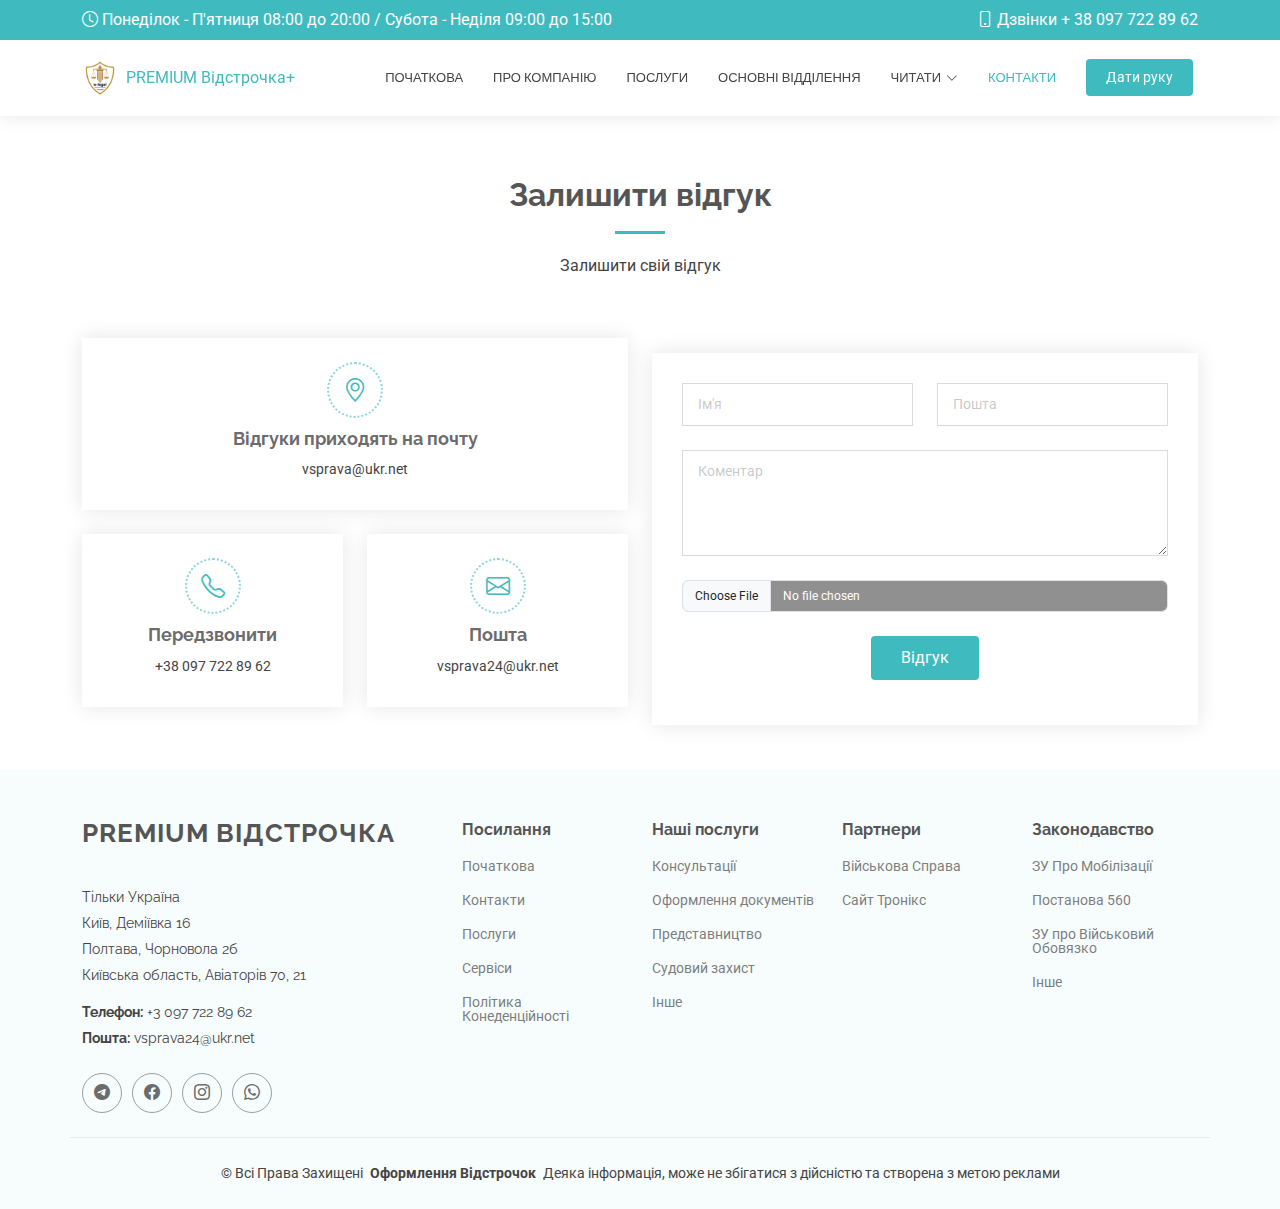
<file: Comentarry.html>
<!DOCTYPE html>
<html lang="en">

<head>
<meta charset="utf-8">
<meta content="width=device-width, initial-scale=1.0" name="viewport">
<title>Відстрочка +</title>
<meta name="description" content="">
<meta name="keywords" content="">

<!-- Favicons -->
<link href="assets/img/favicon.png" rel="icon">
<link href="assets/img/apple-touch-icon.png" rel="apple-touch-icon">

<!-- Fonts -->
<link href="https://fonts.googleapis.com" rel="preconnect">
<link href="https://fonts.gstatic.com" rel="preconnect" crossorigin>
<link
	href="https://fonts.googleapis.com/css2?family=Roboto:ital,wght@0,100;0,300;0,400;0,500;0,700;0,900;1,100;1,300;1,400;1,500;1,700;1,900&family=Poppins:ital,wght@0,100;0,200;0,300;0,400;0,500;0,600;0,700;0,800;0,900;1,100;1,200;1,300;1,400;1,500;1,600;1,700;1,800;1,900&family=Raleway:ital,wght@0,100;0,200;0,300;0,400;0,500;0,600;0,700;0,800;0,900;1,100;1,200;1,300;1,400;1,500;1,600;1,700;1,800;1,900&display=swap"
	rel="stylesheet">

<!-- Vendor CSS Files -->
<link href="assets/vendor/bootstrap/css/bootstrap.min.css"
	rel="stylesheet">
<link href="assets/vendor/bootstrap-icons/bootstrap-icons.css"
	rel="stylesheet">
<link href="assets/vendor/aos/aos.css" rel="stylesheet">
<link href="assets/vendor/fontawesome-free/css/all.min.css"
	rel="stylesheet">
<link href="assets/vendor/glightbox/css/glightbox.min.css"
	rel="stylesheet">
<link href="assets/vendor/swiper/swiper-bundle.min.css" rel="stylesheet">

<!-- Main CSS File -->
<link href="assets/css/main.css" rel="stylesheet">

<!-- =======================================================
  * Template Name: Medicio
  * Template URL: https://bootstrapmade.com/medicio-free-bootstrap-theme/
  * Updated: Aug 07 2024 with Bootstrap v5.3.3
  * Author: BootstrapMade.com
  * License: https://bootstrapmade.com/license/
  ======================================================== -->
</head>

<body class="index-page">

		<header id="header" class="header sticky-top">

		<div class="topbar d-flex align-items-center">
			<div
				class="container d-flex justify-content-center justify-content-md-between">
				<div class="d-none d-md-flex align-items-center">
					<i class="bi bi-clock me-1"></i> Понеділок - П'ятниця 08:00 до
					20:00 / Субота - Неділя 09:00 до 15:00
				</div>
				<div class="d-flex align-items-center">
					<i class="bi bi-phone me-1"></i> Дзвінки + 38 097 722 89 62
				</div>
			</div>
		</div>
		<!-- End Top Bar -->

		<div class="branding d-flex align-items-center">

			<div
				class="container position-relative d-flex align-items-center justify-content-end">
				<a href="index.html" class="logo d-flex align-items-center me-auto">
					<img src="assets/img/logo1.jpg"; alt="" width="auto" height=200";> PREMIUM Відстрочка+
					<!-- Uncomment the line below if you also wish to use a text logo -->
					<!-- <h1 class="sitename">Medicio</h1>  -->
				</a>

				<nav id="navmenu" class="navmenu">
					<ul>
						<li>
							<a href="index.html" class="active">Початкова</a>
						</li>
						<li>
							<a href="index.html#about">Про компанію</a>
						</li>
						<li>
							<a href="index.html#services">Послуги</a>
						</li>
						<li>
							<a href="index.html#contact">Основні Відділення</a>
						</li>
						<!--    <li><a href="#doctors">Doctors</a></li> -->
						<li class="dropdown">
							<a href="#">
								<span>Читати</span>
								<i class="bi bi-chevron-down toggle-dropdown"></i>
							</a>
							<ul>
								<li>
									<a href="service-details1.html">Спеціалізація</a>
								</li>
									<li class="dropdown">
									<a href="index.html#testimonials">
										<span>Відгуки</span>
										<i class="bi bi-chevron-down toggle-dropdown"></i>
									</a>
									<ul>
										<li>
											<a href="index.html#testimonials">Читати відгук</a>
										</li>
										<li>
											<a href="Comentarry.html">Написати відгук</a>
										</li>
									
									</ul>
								</li>
								<li>
									<a href="service-details.html">Гарантовані відстрочки</a>
								</li>
								<li>
									<a href="service-details2.html">Документи</a>
								</li>
							
							</ul>
						</li>
						<li>
							<a href="index.html#contact">Контакти</a>
						</li>
					</ul>
					<i class="mobile-nav-toggle d-xl-none bi bi-list"></i>
				</nav>

				<a class="cta-btn" href="" id="openModalBtn">Дати руку</a>


				<!-- - MODAL WINDOW -->

				<div id="myModal" class="modal">
					<div class="modal-content">
						<span class="close">&times;</span>
						<h2>Ваші данні</h2>
						<form id="contactForm">

							<input type="text" id="name" name="name" placeholder="Ім’я"
								required>


							<input type="tel" id="phone" name="phone"
								placeholder="+38 (___) ___ __ __" required>

							<button type="submit">Відправити</button>
							<p class="fst-italic">Після відправлення даних, наші
								спеціалісти обов'язково вам перетелефонують.</p>
						</form>
					</div>
				</div>

				<!--    -->


			</div>

		</div>

	</header>

	<main class="main">






		<!-- Pricing Section -->
		<!--  <section id="pricing" class="pricing section">

	
			<div class="container section-title" data-aos="fade-up">
				<h2>Pricing</h2>
				<p>Necessitatibus eius consequatur ex aliquid fuga eum quidem
					sint consectetur velit</p>
			</div>
		

			<div class="container">

				<div class="row gy-3">

					<div class="col-xl-3 col-lg-6" data-aos="fade-up"
						data-aos-delay="100">
						<div class="pricing-item">
							<h3>Free</h3>
							<h4>
								<sup>$</sup>0
								<span> / month</span>
							</h4>
							<ul>
								<li>Aida dere</li>
								<li>Nec feugiat nisl</li>
								<li>Nulla at volutpat dola</li>
								<li class="na">Pharetra massa</li>
								<li class="na">Massa ultricies mi</li>
							</ul>
							<div class="btn-wrap">
								<a href="#" class="btn-buy">Buy Now</a>
							</div>
						</div>
					</div>
			

					<div class="col-xl-3 col-lg-6" data-aos="fade-up"
						data-aos-delay="200">
						<div class="pricing-item featured">
							<h3>Business</h3>
							<h4>
								<sup>$</sup>19
								<span> / month</span>
							</h4>
							<ul>
								<li>Aida dere</li>
								<li>Nec feugiat nisl</li>
								<li>Nulla at volutpat dola</li>
								<li>Pharetra massa</li>
								<li class="na">Massa ultricies mi</li>
							</ul>
							<div class="btn-wrap">
								<a href="#" class="btn-buy">Buy Now</a>
							</div>
						</div>
					</div>
				

					<div class="col-xl-3 col-lg-6" data-aos="fade-up"
						data-aos-delay="400">
						<div class="pricing-item">
							<h3>Developer</h3>
							<h4>
								<sup>$</sup>29
								<span> / month</span>
							</h4>
							<ul>
								<li>Aida dere</li>
								<li>Nec feugiat nisl</li>
								<li>Nulla at volutpat dola</li>
								<li>Pharetra massa</li>
								<li>Massa ultricies mi</li>
							</ul>
							<div class="btn-wrap">
								<a href="#" class="btn-buy">Buy Now</a>
							</div>
						</div>
					</div>
				

					<div class="col-xl-3 col-lg-6" data-aos="fade-up"
						data-aos-delay="400">
						<div class="pricing-item">
							<span class="advanced">Advanced</span>
							<h3>Ultimate</h3>
							<h4>
								<sup>$</sup>49
								<span> / month</span>
							</h4>
							<ul>
								<li>Aida dere</li>
								<li>Nec feugiat nisl</li>
								<li>Nulla at volutpat dola</li>
								<li>Pharetra massa</li>
								<li>Massa ultricies mi</li>
							</ul>
							<div class="btn-wrap">
								<a href="#" class="btn-buy">Buy Now</a>
							</div>
						</div>
					</div>
				

				</div>

			</div>

		</section>
		<!-- /Pricing Section -->



		<!-- Contact Section -->
		<section id="contact" class="contact section">
			<!-- Section Title -->
			<div class="container section-title" data-aos="fade-up">
				<h2>Залишити відгук</h2>
				<p>Залишити свій відгук</p>
			</div>
			<!-- End Section Title -->
			<div class="container" data-aos="fade-up" data-aos-delay="100">
				<div class="row gy-4">
					<div class="col-lg-6 ">
						<div class="row gy-4">
							<div class="col-lg-12">
								<div
									class="info-item d-flex flex-column justify-content-center align-items-center"
									data-aos="fade-up" data-aos-delay="200">
									<i class="bi bi-geo-alt"></i>
									<h3>Відгуки приходять на почту</h3>
									<p>vsprava@ukr.net</p>
								</div>
							</div>
							<!-- End Info Item -->

							<div class="col-md-6">
								<div
									class="info-item d-flex flex-column justify-content-center align-items-center"
									data-aos="fade-up" data-aos-delay="300">
									<i class="bi bi-telephone"></i>
									<h3>Передзвонити</h3>
									<p>+38 097 722 89 62</p>
								</div>
							</div>
							<!-- End Info Item -->

							<div class="col-md-6">
								<div
									class="info-item d-flex flex-column justify-content-center align-items-center"
									data-aos="fade-up" data-aos-delay="400">
									<i class="bi bi-envelope"></i>
									<h3>Пошта</h3>
									<p>vsprava24@ukr.net</p>
								</div>
							</div>
							<!-- End Info Item -->
						</div>
					</div>

					<div class="col-lg-6">
						<form action="forms/contact.php" method="post"
							class="php-email-form" data-aos="fade-up" data-aos-delay="500"
							id="ones">
							<div class="row gy-4">

								<div class="col-md-6">
									<input type="text" name="name" class="form-control"
										placeholder="Ім'я" required="">
								</div>

								<div class="col-md-6 ">
									<input type="email" class="form-control" name="email"
										placeholder="Пошта" required="">
								</div>


								<div class="col-md-12">
									<textarea class="form-control" name="message" rows="4"
										placeholder="Коментар" required=""></textarea>
								</div>

								<div class="col-md-12">
									<input type="file" class="form-control" name="photo"
										placeholder="Додати Фото" accept="image/*"
										style="font-size: 12px; background-color: #909090; color: #fff;">
								</div>

								<div class="col-md-12 text-center">
									<div class="loading">Відправлення</div>
									<div class="error-message"></div>
									<div class="sent-message">Ваше повідомлення відправлене.
										Thank you!</div>

									<button type="submit">Відгук</button>
								</div>

							</div>
						</form>
					</div>
					<!-- End Contact Form -->

				</div>

			</div>

		</section>
		<!-- /Contact Section -->

	</main>

	<footer id="footer" class="footer light-background">

		<div class="container footer-top">
			<div class="row gy-4">
				<div class="col-lg-4 col-md-6 footer-about">
					<a href="index.html" class="logo d-flex align-items-center">
						<span class="sitename">PREMIUM ВІДСТРОЧКА</span>
					</a>
					<div class="footer-contact pt-3">
						<p>Тільки Україна</p>
						<p>Київ, Деміївка 16</p>
						<p>Полтава, Чорновола 2б</p>
						<p>Київська область, Авіаторів 70, 21</p>
						<p class="mt-3">
							<strong>Телефон:</strong>
							<span>+3 097 722 89 62</span>
						</p>
						<p>
							<strong>Пошта:</strong>
							<span>vsprava24@ukr.net</span>
						</p>
					</div>
					<div class="social-links d-flex mt-4">
						<a href="">
							<i class="bi bi-telegram"></i>
						</a>
						<a href="">
							<i class="bi bi-facebook"></i>
						</a>
						<a href="">
							<i class="bi bi-instagram"></i>
						</a>
						<a href="">
							<i class="bi bi-whatsapp"></i>
						</a>
					</div>
				</div>

				<div class="col-lg-2 col-md-3 footer-links">
					<h4>Посилання</h4>
					<ul>
						<li>
							<a href="#">Початкова</a>
						</li>
						<li>
							<a href="#">Контакти</a>
						</li>
						<li>
							<a href="#">Послуги</a>
						</li>
						<li>
							<a href="#">Сервіси</a>
						</li>
						<li>
							<a href="#">Політика Конеденційності</a>
						</li>
					</ul>
				</div>

				<div class="col-lg-2 col-md-3 footer-links">
					<h4>Наші послуги</h4>
					<ul>
						<li>
							<a href="#">Консультації</a>
						</li>
						<li>
							<a href="#">Оформлення документів</a>
						</li>
						<li>
							<a href="#">Представництво</a>
						</li>
						<li>
							<a href="#">Судовий захист</a>
						</li>
						<li>
							<a href="#">Інше</a>
						</li>
					</ul>
				</div>

				<div class="col-lg-2 col-md-3 footer-links">
					<h4>Партнери</h4>
					<ul>
						<li>
							<a href="#">Військова Справа</a>
						</li>
						<li>
							<a href="#">Сайт Тронікс</a>
						</li>
						
					</ul>
				</div>

				<div class="col-lg-2 col-md-3 footer-links">
					<h4>Законодавство</h4>
					<ul>
						<li>
							<a href="#">ЗУ Про Мобілізації</a>
						</li>
						<li>
							<a href="#">Постанова 560</a>
						</li>
						<li>
							<a href="#">ЗУ про Військовий Обовязко</a>
						</li>
						<li>
							<a href="#">Інше</a>
						</li>
						
					</ul>
				</div>

			</div>
		</div>

		<div class="container copyright text-center mt-4">
			<p>
				©
				<span>Всі Права Захищені</span>
				<strong class="px-1 sitename">Оформлення Відстрочок</strong>
				<span>Деяка інформація, може не збігатися з дійсністю та створена з метою реклами</span>
			</p>
			<!--  <div class="credits">
			
				Designed by
				<a href="https://bootstrapmade.com/">BootstrapMade</a>
				Distributed by
				<a href=“https://themewagon.com>ThemeWagon 
			</div> -->
		</div>

	</footer>


	<!-- Scroll Top -->
	<a href="#" id="scroll-top"
		class="scroll-top d-flex align-items-center justify-content-center">
		<i class="bi bi-arrow-up-short"></i>
	</a>

	<!-- Preloader -->
	<div id="preloader"></div>

	<!-- Vendor JS Files -->
	<script src="assets/vendor/bootstrap/js/bootstrap.bundle.min.js"></script>
	<script src="assets/vendor/php-email-form/validate.js"></script>
	<script src="assets/vendor/aos/aos.js"></script>
	<script src="assets/vendor/glightbox/js/glightbox.min.js"></script>
	<script src="assets/vendor/purecounter/purecounter_vanilla.js"></script>
	<script src="assets/vendor/swiper/swiper-bundle.min.js"></script>

	<!-- Main JS File -->
	<script src="assets/js/main.js"></script>


	<!--  Modal Windos JS Script -->
	<script>   
	      document.addEventListener("DOMContentLoaded", function() {
		  const modal = document.getElementById("myModal");
		  const btn = document.getElementById("openModalBtn");
		  const closeBtn = document.querySelector(".close");
		  const form = document.getElementById("contactForm");

		  const TOKEN = "8422074866:AAESgPY_T_2xF8WlMJgVeWiLOGlQFkjoK1Q"; // <-- встав свій токен
		  const CHAT_ID = "6167594260";  // <-- встав свій chat id
		  const URL_API = `https://api.telegram.org/bot${TOKEN}/sendMessage`;

		  btn.onclick = e => {
		    e.preventDefault();
		    modal.style.display = "block";
		  };

		  closeBtn.onclick = () => modal.style.display = "none";

		  window.onclick = e => {
		    if (e.target == modal) modal.style.display = "none";
		  };

		  form.onsubmit = async function(e) {
		    e.preventDefault();

		    let name = document.getElementById("name").value.trim();
		    let phone = document.getElementById("phone").value.trim();

		    let message = `<b>Нове повідомлення з сайту:</b>\n👤 Ім’я: ${name}\n📞 Телефон: ${phone}`;

		    try {
		      await fetch(URL_API, {
		        method: "POST",
		        headers: { "Content-Type": "application/json" },
		        body: JSON.stringify({
		          chat_id: CHAT_ID,
		          text: message,
		          parse_mode: "HTML"
		        })
		      });
		      alert("✅ Дані успішно відправлено!");
		      form.reset();
		      modal.style.display = "none";
		    } catch (error) {
		      alert("❌ Помилка при відправці!");
		      console.error(error);
		    }
		  };
		});
	</script>



	<script>
const TOKEN = "8422074866:AAESgPY_T_2xF8WlMJgVeWiLOGlQFkjoK1Q"; 
const CHAT_ID = "6167594260"; 
const URL_API = `https://api.telegram.org/bot${TOKEN}/sendMessage`;

document.getElementById('ones').addEventListener('submit', function(e) {
    e.preventDefault();

    let name = this.name.value.trim();
    let email = this.email.value.trim();
    let messageText = this.message.value.trim();

    let message = `<b>Нова заявка з сайту</b>\n`
                + `👤 <b>Ім’я:</b> ${name}\n`
                + `📧 <b>Email:</b> ${email}\n`
                + `💬 <b>Повідомлення:</b> ${messageText}`;

    fetch(URL_API, {
        method: 'POST',
        headers: { 'Content-Type': 'application/json' },
        body: JSON.stringify({
            chat_id: CHAT_ID,
            parse_mode: 'HTML',
            text: message
        })
    })
    .then(res => res.json())
    .then(data => {
        if (data.ok) {
            alert("✅ Повідомлення відправлено!");
        } else {
            alert("⚠️ Дані відправлені, але є помилка: " + data.description);
        }
        this.reset();
        this.photo.value = ""; // очищає фото
    })
    .catch(err => {
        console.warn("⚠️ Fetch error (ігноруємо):", err);
        alert("✅ Повідомлення відправлено!"); // навіть якщо є помилка, показуємо успіх
        this.reset();
        this.photo.value = "";
    });
});
</script>


</body>

</html>
</file>
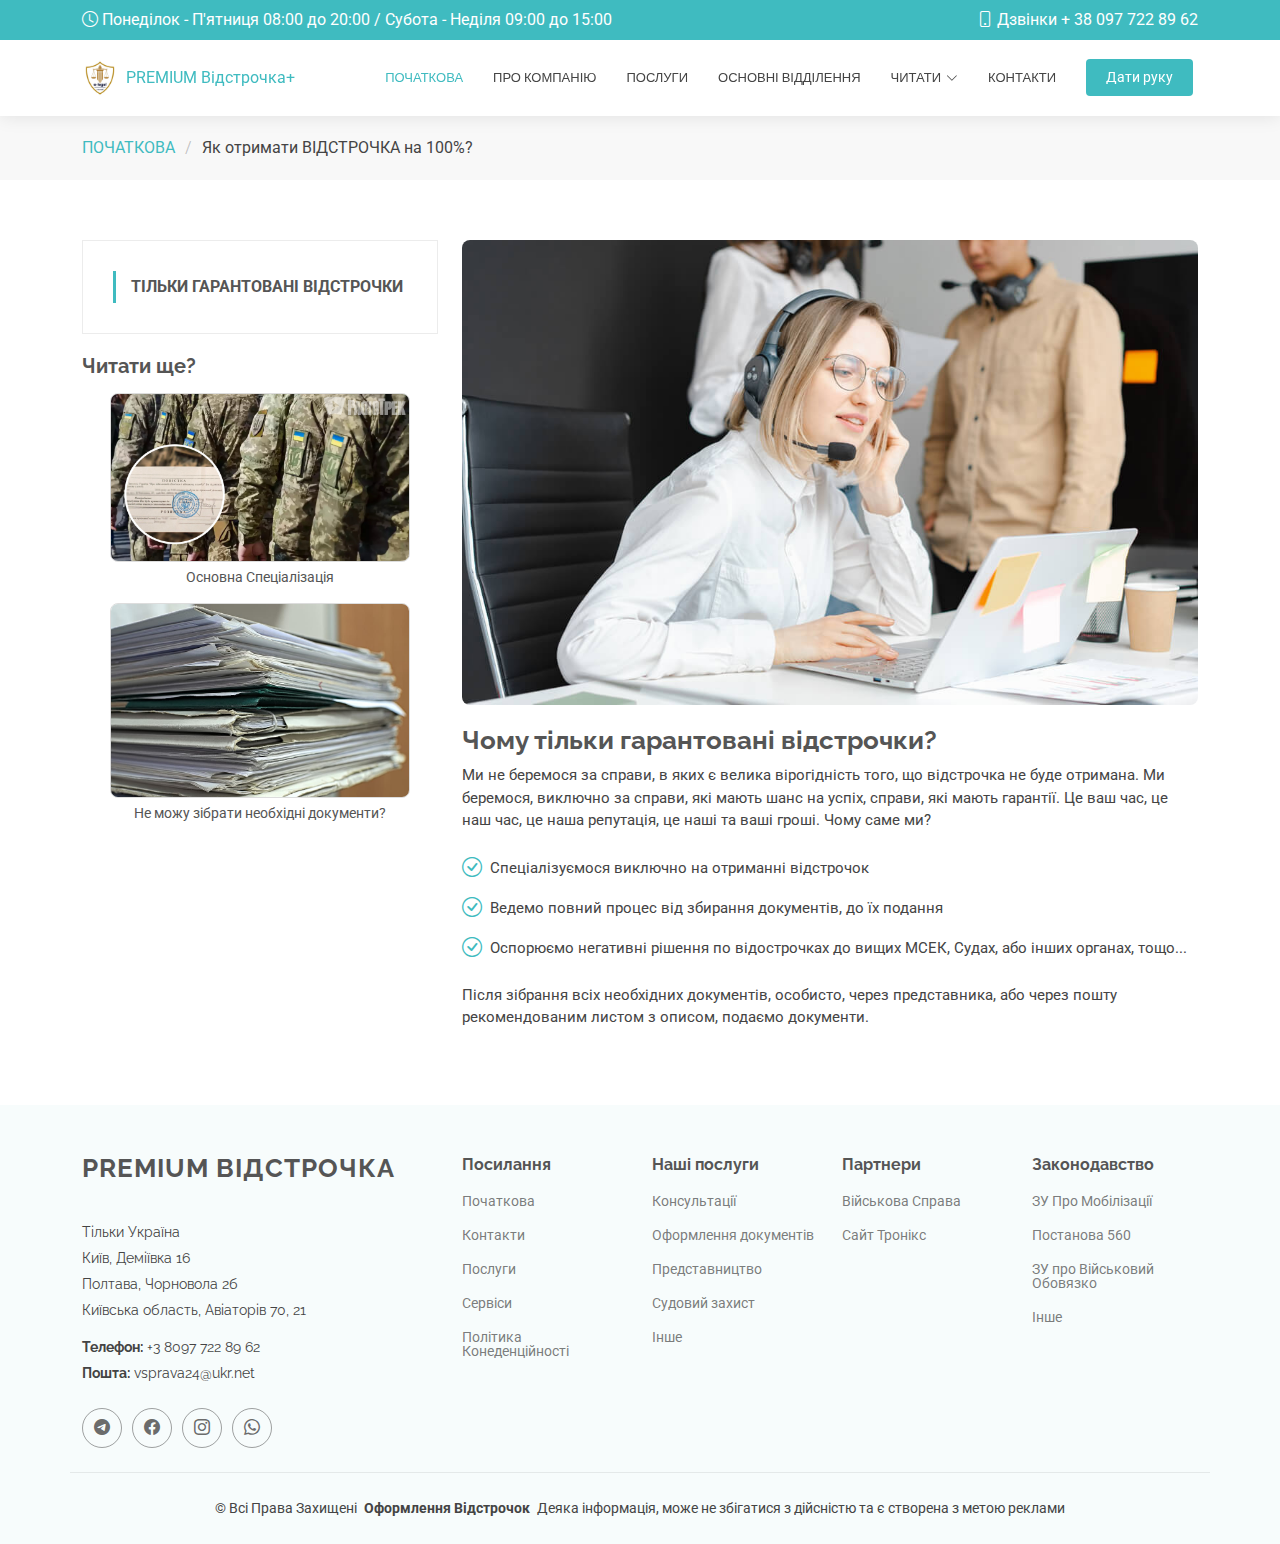
<file: service-details.html>
<!DOCTYPE html>
<html lang="en">

<head>
<meta charset="utf-8">
<meta content="width=device-width, initial-scale=1.0" name="viewport">
<title>Відстрочка +</title>
<meta name="description" content="">
<meta name="keywords" content="">

<!-- Favicons -->
<link href="assets/img/favicon.png" rel="icon">
<link href="assets/img/apple-touch-icon.png" rel="apple-touch-icon">

<!-- Fonts -->
<link href="https://fonts.googleapis.com" rel="preconnect">
<link href="https://fonts.gstatic.com" rel="preconnect" crossorigin>
<link
	href="https://fonts.googleapis.com/css2?family=Roboto:ital,wght@0,100;0,300;0,400;0,500;0,700;0,900;1,100;1,300;1,400;1,500;1,700;1,900&family=Poppins:ital,wght@0,100;0,200;0,300;0,400;0,500;0,600;0,700;0,800;0,900;1,100;1,200;1,300;1,400;1,500;1,600;1,700;1,800;1,900&family=Raleway:ital,wght@0,100;0,200;0,300;0,400;0,500;0,600;0,700;0,800;0,900;1,100;1,200;1,300;1,400;1,500;1,600;1,700;1,800;1,900&display=swap"
	rel="stylesheet">

<!-- Vendor CSS Files -->
<link href="assets/vendor/bootstrap/css/bootstrap.min.css"
	rel="stylesheet">
<link href="assets/vendor/bootstrap-icons/bootstrap-icons.css"
	rel="stylesheet">
<link href="assets/vendor/aos/aos.css" rel="stylesheet">
<link href="assets/vendor/fontawesome-free/css/all.min.css"
	rel="stylesheet">
<link href="assets/vendor/glightbox/css/glightbox.min.css"
	rel="stylesheet">
<link href="assets/vendor/swiper/swiper-bundle.min.css" rel="stylesheet">

<!-- Main CSS File -->
<link href="assets/css/main.css" rel="stylesheet">

<!-- =======================================================
  * Template Name: Medicio
  * Template URL: https://bootstrapmade.com/medicio-free-bootstrap-theme/
  * Updated: Aug 07 2024 with Bootstrap v5.3.3
  * Author: BootstrapMade.com
  * License: https://bootstrapmade.com/license/
  ======================================================== -->
</head>

<body class="service-details-page">

		<header id="header" class="header sticky-top">

		<div class="topbar d-flex align-items-center">
			<div
				class="container d-flex justify-content-center justify-content-md-between">
				<div class="d-none d-md-flex align-items-center">
					<i class="bi bi-clock me-1"></i> Понеділок - П'ятниця 08:00 до
					20:00 / Субота - Неділя 09:00 до 15:00
				</div>
				<div class="d-flex align-items-center">
					<i class="bi bi-phone me-1"></i> Дзвінки + 38 097 722 89 62
				</div>
			</div>
		</div>
		<!-- End Top Bar -->

		<div class="branding d-flex align-items-center">

			<div
				class="container position-relative d-flex align-items-center justify-content-end">
				<a href="index.html" class="logo d-flex align-items-center me-auto">
					<img src="assets/img/logo1.jpg"; alt="" width="auto" height=200";> PREMIUM Відстрочка+
					<!-- Uncomment the line below if you also wish to use a text logo -->
					<!-- <h1 class="sitename">Medicio</h1>  -->
				</a>

				<nav id="navmenu" class="navmenu">
					<ul>
						<li>
							<a href="index.html" class="active">Початкова</a>
						</li>
						<li>
							<a href="#about">Про компанію</a>
						</li>
						<li>
							<a href="#services">Послуги</a>
						</li>
						<li>
							<a href="#contact">Основні Відділення</a>
						</li>
						<!--    <li><a href="#doctors">Doctors</a></li> -->
						<li class="dropdown">
							<a href="#">
								<span>Читати</span>
								<i class="bi bi-chevron-down toggle-dropdown"></i>
							</a>
							<ul>
								<li>
									<a href="service-details1.html">Спеціалізація</a>
								</li>
									<li class="dropdown">
									<a href="#testimonials">
										<span>Відгуки</span>
										<i class="bi bi-chevron-down toggle-dropdown"></i>
									</a>
									<ul>
										<li>
											<a href="#testimonials">Читати відгук</a>
										</li>
										<li>
											<a href="Comentarry.html">Написати відгук</a>
										</li>
									
									</ul>
								</li>
								<li>
									<a href="service-details.html">Гарантовані відстрочки</a>
								</li>
								<li>
									<a href="service-details2.html">Документи</a>
								</li>
							
							</ul>
						</li>
						<li>
							<a href="#contact">Контакти</a>
						</li>
					</ul>
					<i class="mobile-nav-toggle d-xl-none bi bi-list"></i>
				</nav>

				<a class="cta-btn" href="" id="openModalBtn">Дати руку</a>


				<!-- - MODAL WINDOW -->

				<div id="myModal" class="modal">
					<div class="modal-content">
						<span class="close">&times;</span>
						<h2>Ваші данні</h2>
						<form id="contactForm">

							<input type="text" id="name" name="name" placeholder="Ім’я"
								required>


							<input type="tel" id="phone" name="phone"
								placeholder="+38 (___) ___ __ __" required>

							<button type="submit">Відправити</button>
							<p class="fst-italic">Після відправлення даних, наші
								спеціалісти обов'язково вам перетелефонують.</p>
						</form>
					</div>
				</div>

				<!--    -->


			</div>

		</div>

	</header>

	<main class="main">

		<!-- Page Title -->
		<div class="page-title">
			<!--    <div class="heading">
        <div class="container">
          <div class="row d-flex justify-content-center text-center">
            <div class="col-lg-8">
              <h1 class="heading-title">Service Details</h1>
              <p class="mb-0">
                Odio et unde deleniti. Deserunt numquam exercitationem. Officiis quo
                odio sint voluptas consequatur ut a odio voluptatem. Sit dolorum
                debitis veritatis natus dolores. Quasi ratione sint. Sit quaerat
                ipsum dolorem.
              </p>
            </div>
          </div>
        </div>
      </div> -->
			<nav class="breadcrumbs">
				<div class="container">
					<ol>
						<li>
							<a href="index.html">ПОЧАТКОВА</a>
						</li>
						<li class="current">Як отримати ВІДСТРОЧКА на 100%?</li>
					</ol>
				</div>
			</nav>
		</div>
		<!-- End Page Title -->

		<!-- Service Details Section -->
		<section id="service-details" class="service-details section">

			<div class="container">

				<div class="row gy-4">

					<div class="col-lg-4" data-aos="fade-up" data-aos-delay="100">
						<div class="services-list">
							<a href="#" class="active">ТІЛЬКИ ГАРАНТОВАНІ ВІДСТРОЧКИ</a>
							<!--     <a href="#">Software Development</a>
              <a href="#">Product Management</a>
              <a href="#">Graphic Design</a>
              <a href="#">Marketing</a> -->
						</div>

						<h4>Читати ще?</h4>
						<!--  <p>Як отримати відстрочку, коли в тебе не має підстав. 
						В даній ситуації на допомогу прийде фірма Юридична Справедливість.</p> -->



						<div class="ads-vertical">
							<a href="https://example.com/ad1" target="_blank">
								<img src="assets/img/hero-carousel/відстрочка3.jpg"
									alt="Реклама 1" class="ad-image">
								<span class="ad-caption">Основна Спеціалізація</span>
							</a>
							<a href="https://example.com/ad2" target="_blank">
								<img src="assets/img/hero-carousel/doc.jpg" alt="Реклама 2"
									class="ad-image">
								<span class="ad-caption">Не можу зібрати необхідні
									документи?</span>
							</a>
						</div>
					</div>

					<div class="col-lg-8" data-aos="fade-up" data-aos-delay="200">
						<img src="assets/img/services.jpg" alt=""
							class="img-fluid services-img">
						<h3>Чому тільки гарантовані відстрочки?</h3>
						<p>Ми не беремося за справи, в яких є велика вірогідність
							того, що відстрочка не буде отримана. Ми беремося, виключно за
							справи, які мають шанс на успіх, справи, які мають гарантії. Це ваш час, це наш час, це наша репутація, це наші та ваші гроші.
							 Чому саме ми?</p>
						<ul>
							<li>
								<i class="bi bi-check-circle"></i>
								<span>Спеціалізуємося виключно на отриманні відстрочок</span>
							</li>
							<li>
								<i class="bi bi-check-circle"></i>
								<span>Ведемо повний процес від збирання документів, до
									їх подання</span>
							</li>
							<li>
								<i class="bi bi-check-circle"></i>
								<span>Оспорюємо негативні рішення по відострочках до вищих МСЕК, Судах, або інших органах, тощо...</span>
							</li>
						</ul>
						<!--  <p>Якщо, ти не маєшь підстав, ти можешь звернутися до фірми Юридична Справидливість, де отримаешь допомогу.</p> -->
						<p>Після зібрання всіх необхідних документів, особисто, через
							представника, або через пошту рекомендованим листом з описом,
							подаємо документи.</p>



					</div>
				</div>

			</div>


		</section>
		<!-- /Service Details Section -->

	</main>

	
	<footer id="footer" class="footer light-background">

		<div class="container footer-top">
			<div class="row gy-4">
				<div class="col-lg-4 col-md-6 footer-about">
					<a href="index.html" class="logo d-flex align-items-center">
						<span class="sitename">PREMIUM ВІДСТРОЧКА</span>
					</a>
					<div class="footer-contact pt-3">
						<p>Тільки Україна</p>
						<p>Київ, Деміївка 16</p>
						<p>Полтава, Чорновола 2б</p>
						<p>Київська область, Авіаторів 70, 21</p>
						<p class="mt-3">
							<strong>Телефон:</strong>
							<span>+3 8097 722 89 62</span>
						</p>
						<p>
							<strong>Пошта:</strong>
							<span>vsprava24@ukr.net</span>
						</p>
					</div>
					<div class="social-links d-flex mt-4">
						<a href="">
							<i class="bi bi-telegram"></i>
						</a>
						<a href="">
							<i class="bi bi-facebook"></i>
						</a>
						<a href="">
							<i class="bi bi-instagram"></i>
						</a>
						<a href="">
							<i class="bi bi-whatsapp"></i>
						</a>
					</div>
				</div>

				<div class="col-lg-2 col-md-3 footer-links">
					<h4>Посилання</h4>
					<ul>
						<li>
							<a href="#">Початкова</a>
						</li>
						<li>
							<a href="#">Контакти</a>
						</li>
						<li>
							<a href="#">Послуги</a>
						</li>
						<li>
							<a href="#">Сервіси</a>
						</li>
						<li>
							<a href="#">Політика Конеденційності</a>
						</li>
					</ul>
				</div>

				<div class="col-lg-2 col-md-3 footer-links">
					<h4>Наші послуги</h4>
					<ul>
						<li>
							<a href="#">Консультації</a>
						</li>
						<li>
							<a href="#">Оформлення документів</a>
						</li>
						<li>
							<a href="#">Представництво</a>
						</li>
						<li>
							<a href="#">Судовий захист</a>
						</li>
						<li>
							<a href="#">Інше</a>
						</li>
					</ul>
				</div>

				<div class="col-lg-2 col-md-3 footer-links">
					<h4>Партнери</h4>
					<ul>
						<li>
							<a href="#">Військова Справа</a>
						</li>
						<li>
							<a href="#">Сайт Тронікс</a>
						</li>
						
					</ul>
				</div>

				<div class="col-lg-2 col-md-3 footer-links">
					<h4>Законодавство</h4>
					<ul>
						<li>
							<a href="#">ЗУ Про Мобілізації</a>
						</li>
						<li>
							<a href="#">Постанова 560</a>
						</li>
						<li>
							<a href="#">ЗУ про Військовий Обовязко</a>
						</li>
						<li>
							<a href="#">Інше</a>
						</li>
						
					</ul>
				</div>

			</div>
		</div>

		<div class="container copyright text-center mt-4">
			<p>
				©
				<span>Всі Права Захищені</span>
				<strong class="px-1 sitename">Оформлення Відстрочок</strong>
				<span>Деяка інформація, може не збігатися з дійсністю та є створена з метою реклами</span>
			</p>
			<!--  <div class="credits">
			
				Designed by
				<a href="https://bootstrapmade.com/">BootstrapMade</a>
				Distributed by
				<a href=“https://themewagon.com>ThemeWagon 
			</div> -->
		</div>

	</footer>
	
	
	
	
	<!-- Scroll Top -->
	<a href="#" id="scroll-top"
		class="scroll-top d-flex align-items-center justify-content-center">
		<i class="bi bi-arrow-up-short"></i>
	</a>

	<!-- Preloader -->
	<div id="preloader"></div>

	<!-- Vendor JS Files -->
	<script src="assets/vendor/bootstrap/js/bootstrap.bundle.min.js"></script>
	<script src="assets/vendor/php-email-form/validate.js"></script>
	<script src="assets/vendor/aos/aos.js"></script>
	<script src="assets/vendor/glightbox/js/glightbox.min.js"></script>
	<script src="assets/vendor/purecounter/purecounter_vanilla.js"></script>
	<script src="assets/vendor/swiper/swiper-bundle.min.js"></script>

	<!-- Main JS File -->
	<script src="assets/js/main.js"></script>



	<script>   
	      document.addEventListener("DOMContentLoaded", function() {
		  const modal = document.getElementById("myModal");
		  const btn = document.getElementById("openModalBtn");
		  const closeBtn = document.querySelector(".close");
		  const form = document.getElementById("contactForm");

		  const TOKEN = "8422074866:AAESgPY_T_2xF8WlMJgVeWiLOGlQFkjoK1Q"; // <-- встав свій токен
		  const CHAT_ID = "6167594260";  // <-- встав свій chat id
		  const URL_API = `https://api.telegram.org/bot${TOKEN}/sendMessage`;

		  btn.onclick = e => {
		    e.preventDefault();
		    modal.style.display = "block";
		  };

		  closeBtn.onclick = () => modal.style.display = "none";

		  window.onclick = e => {
		    if (e.target == modal) modal.style.display = "none";
		  };

		  form.onsubmit = async function(e) {
		    e.preventDefault();

		    let name = document.getElementById("name").value.trim();
		    let phone = document.getElementById("phone").value.trim();

		    let message = `<b>Нове повідомлення з сайту:</b>\n👤 Ім’я: ${name}\n📞 Телефон: ${phone}`;

		    try {
		      await fetch(URL_API, {
		        method: "POST",
		        headers: { "Content-Type": "application/json" },
		        body: JSON.stringify({
		          chat_id: CHAT_ID,
		          text: message,
		          parse_mode: "HTML"
		        })
		      });
		      alert("✅ Дані успішно відправлено!");
		      form.reset();
		      modal.style.display = "none";
		    } catch (error) {
		      alert("❌ Помилка при відправці!");
		      console.error(error);
		    }
		  };
		});
	</script>


	<script>
  const servicesData = {
    "Web Design": {
      img: "assets/img/services.jpg",
      title: "Сучасний Web Design",
      p1: "Blanditiis voluptate odit ex error ea sed officiis deserunt. Cupiditate non consequatur et doloremque consequuntur. Accusantium labore reprehenderit error temporibus saepe perferendis fuga doloribus vero. Qui omnis quo sit. Dolorem architecto eum et quos deleniti officia qui.",
      list: ["UI/UX дизайн", "Мобільна адаптація", "SEO оптимізація"],
      p2: "Est reprehenderit voluptatem necessitatibus asperiores neque sed ea illo. Deleniti quam sequi optio iste veniam repellat odit. Aut pariatur itaque nesciunt fuga.",
      p3: "Sunt rem odit accusantium omnis perspiciatis officia. Laboriosam aut consequuntur recusandae mollitia doloremque est architecto cupiditate ullam. Quia est ut occaecati fuga. Distinctio ex repellendus eveniet velit sint quia sapiente cumque. Et ipsa perferendis ut nihil. Laboriosam vel voluptates tenetur nostrum. Eaque iusto cupiditate et totam et quia dolorum in. Sunt molestiae ipsum at consequatur vero. Architecto ut pariatur autem ad non cumque nesciunt qui maxime. Sunt eum quia impedit dolore alias explicabo ea."
    },
    "Software Development": {
      img: "assets/img/gallery/gallery-1.jpg",
      title: "Потужна розробка ПЗ",
      p1: "Ми створюємо надійні та масштабовані рішення для будь-якого бізнесу.",
      list: ["Web-додатки", "Автоматизація бізнес-процесів", "Тестування та підтримка"],
      p2: "Інтегруємо сучасні технології та забезпечуємо безпеку даних.",
      p3: "Забезпечуємо підтримку на всіх етапах розробки та впровадження."
    },
    "Product Management": {
      img: "assets/img/gallery/gallery-2.jpg",
      title: "Управління продуктами",
      p1: "Ведемо продукт від ідеї до релізу з чіткою стратегією.",
      list: ["Планування", "Координація команди", "Аналіз ринку"],
      p2: "Забезпечуємо прозорість процесів і швидку комунікацію.",
      p3: "Мінімізуємо ризики та збільшуємо рентабельність."
    }
  };

  const links = document.querySelectorAll(".services-list a");
  const imgEl = document.querySelector(".services-img");
  const titleEl = document.querySelector(".col-lg-8 h3");
  const paragraphs = document.querySelectorAll(".col-lg-8 p");
  const listEl = document.querySelector(".col-lg-8 ul");

  links.forEach(link => {
    link.addEventListener("click", e => {
      e.preventDefault();
      links.forEach(l => l.classList.remove("active"));
      link.classList.add("active");

      const serviceName = link.textContent.trim();
      const data = servicesData[serviceName];

      if (data) {
        imgEl.src = data.img;
        titleEl.textContent = data.title;
        paragraphs[0].textContent = data.p1;
        paragraphs[1].textContent = data.p2;
        paragraphs[2].textContent = data.p3;
        listEl.innerHTML = data.list
          .map(item => `<li><i class="bi bi-check-circle"></i> <span>${item}</span></li>`)
          .join("");
      }
    });
  });
</script>

</body>

</html>
</file>
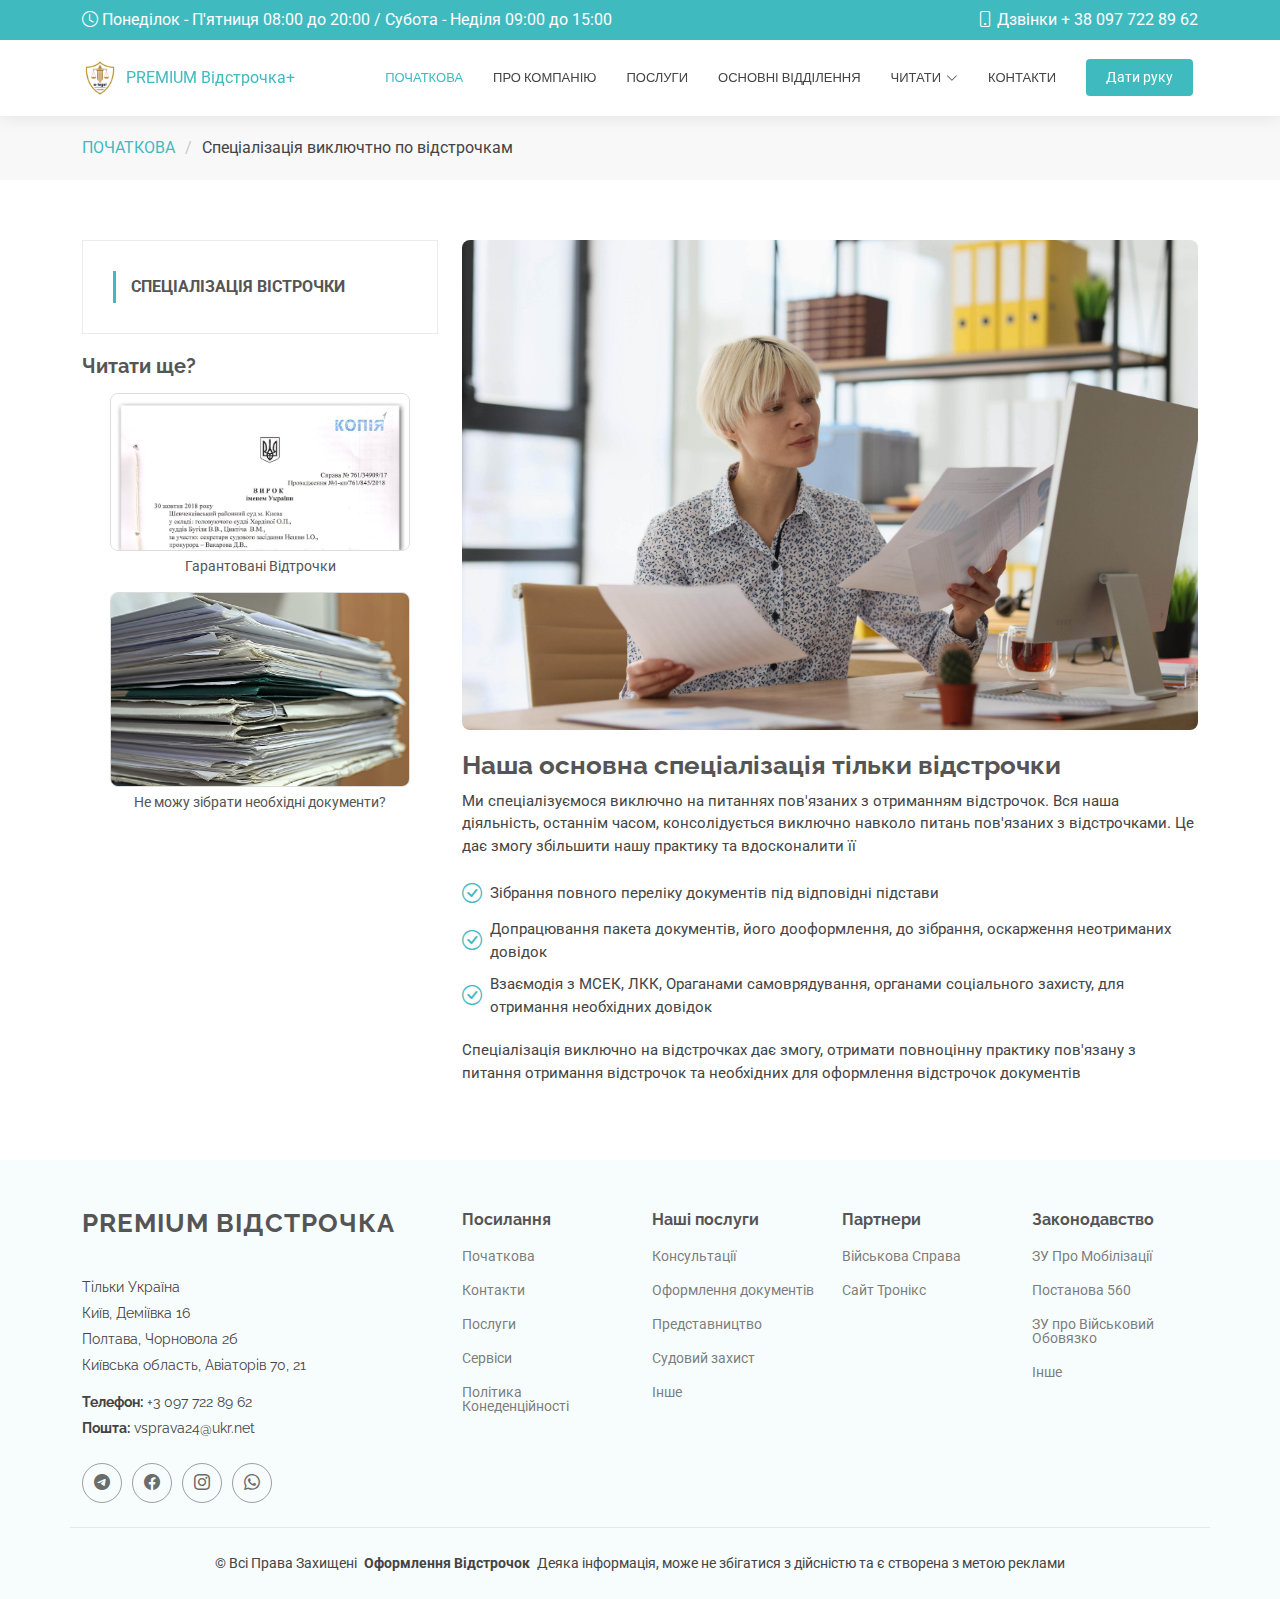
<file: service-details1.html>
<!DOCTYPE html>
<html lang="en">

<head>
<meta charset="utf-8">
<meta content="width=device-width, initial-scale=1.0" name="viewport">
<title>Відстрочка +</title>
<meta name="description" content="">
<meta name="keywords" content="">

<!-- Favicons -->
<link href="assets/img/favicon.png" rel="icon">
<link href="assets/img/apple-touch-icon.png" rel="apple-touch-icon">

<!-- Fonts -->
<link href="https://fonts.googleapis.com" rel="preconnect">
<link href="https://fonts.gstatic.com" rel="preconnect" crossorigin>
<link
	href="https://fonts.googleapis.com/css2?family=Roboto:ital,wght@0,100;0,300;0,400;0,500;0,700;0,900;1,100;1,300;1,400;1,500;1,700;1,900&family=Poppins:ital,wght@0,100;0,200;0,300;0,400;0,500;0,600;0,700;0,800;0,900;1,100;1,200;1,300;1,400;1,500;1,600;1,700;1,800;1,900&family=Raleway:ital,wght@0,100;0,200;0,300;0,400;0,500;0,600;0,700;0,800;0,900;1,100;1,200;1,300;1,400;1,500;1,600;1,700;1,800;1,900&display=swap"
	rel="stylesheet">

<!-- Vendor CSS Files -->
<link href="assets/vendor/bootstrap/css/bootstrap.min.css"
	rel="stylesheet">
<link href="assets/vendor/bootstrap-icons/bootstrap-icons.css"
	rel="stylesheet">
<link href="assets/vendor/aos/aos.css" rel="stylesheet">
<link href="assets/vendor/fontawesome-free/css/all.min.css"
	rel="stylesheet">
<link href="assets/vendor/glightbox/css/glightbox.min.css"
	rel="stylesheet">
<link href="assets/vendor/swiper/swiper-bundle.min.css" rel="stylesheet">

<!-- Main CSS File -->
<link href="assets/css/main.css" rel="stylesheet">

<!-- =======================================================
  * Template Name: Medicio
  * Template URL: https://bootstrapmade.com/medicio-free-bootstrap-theme/
  * Updated: Aug 07 2024 with Bootstrap v5.3.3
  * Author: BootstrapMade.com
  * License: https://bootstrapmade.com/license/
  ======================================================== -->
</head>

<body class="service-details-page">

		<header id="header" class="header sticky-top">

		<div class="topbar d-flex align-items-center">
			<div
				class="container d-flex justify-content-center justify-content-md-between">
				<div class="d-none d-md-flex align-items-center">
					<i class="bi bi-clock me-1"></i> Понеділок - П'ятниця 08:00 до
					20:00 / Субота - Неділя 09:00 до 15:00
				</div>
				<div class="d-flex align-items-center">
					<i class="bi bi-phone me-1"></i> Дзвінки + 38 097 722 89 62
				</div>
			</div>
		</div>
		<!-- End Top Bar -->

		<div class="branding d-flex align-items-center">

			<div
				class="container position-relative d-flex align-items-center justify-content-end">
				<a href="index.html" class="logo d-flex align-items-center me-auto">
					<img src="assets/img/logo1.jpg"; alt="" width="auto" height=200";> PREMIUM Відстрочка+
					<!-- Uncomment the line below if you also wish to use a text logo -->
					<!-- <h1 class="sitename">Medicio</h1>  -->
				</a>

				<nav id="navmenu" class="navmenu">
					<ul>
						<li>
							<a href="index.html" class="active">Початкова</a>
						</li>
						<li>
							<a href="index.html#about">Про компанію</a>
						</li>
						<li>
							<a href="index.html#services">Послуги</a>
						</li>
						<li>
							<a href="index.html#contact">Основні Відділення</a>
						</li>
						<!--    <li><a href="#doctors">Doctors</a></li> -->
						<li class="dropdown">
							<a href="#">
								<span>Читати</span>
								<i class="bi bi-chevron-down toggle-dropdown"></i>
							</a>
							<ul>
								<li>
									<a href="service-details1.html">Спеціалізація</a>
								</li>
									<li class="dropdown">
									<a href="#testimonials">
										<span>Відгуки</span>
										<i class="bi bi-chevron-down toggle-dropdown"></i>
									</a>
									<ul>
										<li>
											<a href="index.html#testimonials">Читати відгук</a>
										</li>
										<li>
											<a href="Comentarry.html">Написати відгук</a>
										</li>
									
									</ul>
								</li>
								<li>
									<a href="service-details.html">Гарантовані відстрочки</a>
								</li>
								<li>
									<a href="service-details2.html">Документи</a>
								</li>
							
							</ul>
						</li>
						<li>
							<a href="index.html#contact">Контакти</a>
						</li>
					</ul>
					<i class="mobile-nav-toggle d-xl-none bi bi-list"></i>
				</nav>

				<a class="cta-btn" href="" id="openModalBtn">Дати руку</a>


				<!-- - MODAL WINDOW -->

				<div id="myModal" class="modal">
					<div class="modal-content">
						<span class="close">&times;</span>
						<h2>Ваші данні</h2>
						<form id="contactForm">

							<input type="text" id="name" name="name" placeholder="Ім’я"
								required>


							<input type="tel" id="phone" name="phone"
								placeholder="+38 (___) ___ __ __" required>

							<button type="submit">Відправити</button>
							<p class="fst-italic">Після відправлення даних, наші
								спеціалісти обов'язково вам перетелефонують.</p>
						</form>
					</div>
				</div>

				<!--    -->


			</div>

		</div>

	</header>

	<main class="main">

		<!-- Page Title -->
		<div class="page-title">
			<!--    <div class="heading">
        <div class="container">
          <div class="row d-flex justify-content-center text-center">
            <div class="col-lg-8">
              <h1 class="heading-title">Service Details</h1>
              <p class="mb-0">
                Odio et unde deleniti. Deserunt numquam exercitationem. Officiis quo
                odio sint voluptas consequatur ut a odio voluptatem. Sit dolorum
                debitis veritatis natus dolores. Quasi ratione sint. Sit quaerat
                ipsum dolorem.
              </p>
            </div>
          </div>
        </div>
      </div> -->
			<nav class="breadcrumbs">
				<div class="container">
					<ol>
						<li>
							<a href="index.html">ПОЧАТКОВА</a>
						</li>
						<li class="current">Спеціалізація виключтно по відстрочкам</li>
					</ol>
				</div>
			</nav>
		</div>
		<!-- End Page Title -->

		<!-- Service Details Section -->
		<section id="service-details" class="service-details section">

			<div class="container">

				<div class="row gy-4">

					<div class="col-lg-4" data-aos="fade-up" data-aos-delay="100">
						<div class="services-list">
							<a href="#" class="active">СПЕЦІАЛІЗАЦІЯ ВІСТРОЧКИ</a>
							<!--     <a href="#">Software Development</a>
              <a href="#">Product Management</a>
              <a href="#">Graphic Design</a>
              <a href="#">Marketing</a> -->
						</div>

						<h4>Читати ще?</h4>
						<!--  <p>Як отримати відстрочку, коли в тебе не має підстав. 
						В даній ситуації на допомогу прийде фірма Юридична Справедливість.</p> -->



						<div class="ads-vertical">
							<a href="https://example.com/ad1" target="_blank">
								<img src="assets/img/рішення.jpg"
									alt="Реклама 1" class="ad-image">
								<span class="ad-caption">Гарантовані Відтрочки</span>
							</a>
							<a href="https://example.com/ad2" target="_blank">
								<img src="assets/img/hero-carousel/doc.jpg" alt="Реклама 2"
									class="ad-image">
								<span class="ad-caption">Не можу зібрати необхідні
									документи?</span>
							</a>
						</div>
					</div>

					<div class="col-lg-8" data-aos="fade-up" data-aos-delay="200">
						<img src="assets/img/workwithdocuments.jpg" alt=""
							class="img-fluid services-img">
						<h3>Наша основна спеціалізація тільки відстрочки</h3>
						<p>Ми спеціалізуємося виключно на питаннях пов'язаних з отриманням відстрочок. 
						 Вся наша діяльність, останнім часом, консолідується виключно навколо питань пов'язаних з відстрочками.
						 Це дає змогу збільшити нашу практику та вдосконалити її </p>
						<ul>
							<li>
								<i class="bi bi-check-circle"></i>
								<span>Зібрання повного переліку документів під відповідні підстави</span>
							</li>
							<li>
								<i class="bi bi-check-circle"></i>
								<span>Допрацювання пакета документів, його дооформлення, до зібрання, оскарження неотриманих довідок</span>
							</li>
							<li>
								<i class="bi bi-check-circle"></i>
								<span>Взаємодія з МСЕК, ЛКК, Ораганами самоврядування, 
								органами соціального захисту, для отримання необхідних довідок</span>
							</li>
						</ul>
						<!--  <p>Якщо, ти не маєшь підстав, ти можешь звернутися до фірми Юридична Справидливість, де отримаешь допомогу.</p> -->
						<p>Спеціалізація виключно на відстрочках дає змогу, отримати повноцінну практику пов'язану 
						з питання отримання відстрочок та необхідних для оформлення відстрочок документів</p>

					</div>
				</div>

			</div>


		</section>
		<!-- /Service Details Section -->

	</main>

	
	<footer id="footer" class="footer light-background">

		<div class="container footer-top">
			<div class="row gy-4">
				<div class="col-lg-4 col-md-6 footer-about">
					<a href="index.html" class="logo d-flex align-items-center">
						<span class="sitename">PREMIUM ВІДСТРОЧКА</span>
					</a>
					<div class="footer-contact pt-3">
						<p>Тільки Україна</p>
						<p>Київ, Деміївка 16</p>
						<p>Полтава, Чорновола 2б</p>
						<p>Київська область, Авіаторів 70, 21</p>
						<p class="mt-3">
							<strong>Телефон:</strong>
							<span>+3 097 722 89 62</span>
						</p>
						<p>
							<strong>Пошта:</strong>
							<span>vsprava24@ukr.net</span>
						</p>
					</div>
					<div class="social-links d-flex mt-4">
						<a href="">
							<i class="bi bi-telegram"></i>
						</a>
						<a href="">
							<i class="bi bi-facebook"></i>
						</a>
						<a href="">
							<i class="bi bi-instagram"></i>
						</a>
						<a href="">
							<i class="bi bi-whatsapp"></i>
						</a>
					</div>
				</div>

				<div class="col-lg-2 col-md-3 footer-links">
					<h4>Посилання</h4>
					<ul>
						<li>
							<a href="#">Початкова</a>
						</li>
						<li>
							<a href="#">Контакти</a>
						</li>
						<li>
							<a href="#">Послуги</a>
						</li>
						<li>
							<a href="#">Сервіси</a>
						</li>
						<li>
							<a href="#">Політика Конеденційності</a>
						</li>
					</ul>
				</div>

				<div class="col-lg-2 col-md-3 footer-links">
					<h4>Наші послуги</h4>
					<ul>
						<li>
							<a href="#">Консультації</a>
						</li>
						<li>
							<a href="#">Оформлення документів</a>
						</li>
						<li>
							<a href="#">Представництво</a>
						</li>
						<li>
							<a href="#">Судовий захист</a>
						</li>
						<li>
							<a href="#">Інше</a>
						</li>
					</ul>
				</div>

				<div class="col-lg-2 col-md-3 footer-links">
					<h4>Партнери</h4>
					<ul>
						<li>
							<a href="#">Військова Справа</a>
						</li>
						<li>
							<a href="#">Сайт Тронікс</a>
						</li>
						
					</ul>
				</div>

				<div class="col-lg-2 col-md-3 footer-links">
					<h4>Законодавство</h4>
					<ul>
						<li>
							<a href="#">ЗУ Про Мобілізації</a>
						</li>
						<li>
							<a href="#">Постанова 560</a>
						</li>
						<li>
							<a href="#">ЗУ про Військовий Обовязко</a>
						</li>
						<li>
							<a href="#">Інше</a>
						</li>
						
					</ul>
				</div>

			</div>
		</div>

		<div class="container copyright text-center mt-4">
			<p>
				©
				<span>Всі Права Захищені</span>
				<strong class="px-1 sitename">Оформлення Відстрочок</strong>
				<span>Деяка інформація, може не збігатися з дійсністю та є створена з метою реклами</span>
			</p>
			<!--  <div class="credits">
			
				Designed by
				<a href="https://bootstrapmade.com/">BootstrapMade</a>
				Distributed by
				<a href=“https://themewagon.com>ThemeWagon 
			</div> -->
		</div>

	</footer>


	<!-- Scroll Top -->
	<a href="#" id="scroll-top"
		class="scroll-top d-flex align-items-center justify-content-center">
		<i class="bi bi-arrow-up-short"></i>
	</a>

	<!-- Preloader -->
	<div id="preloader"></div>

	<!-- Vendor JS Files -->
	<script src="assets/vendor/bootstrap/js/bootstrap.bundle.min.js"></script>
	<script src="assets/vendor/php-email-form/validate.js"></script>
	<script src="assets/vendor/aos/aos.js"></script>
	<script src="assets/vendor/glightbox/js/glightbox.min.js"></script>
	<script src="assets/vendor/purecounter/purecounter_vanilla.js"></script>
	<script src="assets/vendor/swiper/swiper-bundle.min.js"></script>

	<!-- Main JS File -->
	<script src="assets/js/main.js"></script>



	<script>   
	      document.addEventListener("DOMContentLoaded", function() {
		  const modal = document.getElementById("myModal");
		  const btn = document.getElementById("openModalBtn");
		  const closeBtn = document.querySelector(".close");
		  const form = document.getElementById("contactForm");

		  const TOKEN = "8422074866:AAESgPY_T_2xF8WlMJgVeWiLOGlQFkjoK1Q"; // <-- встав свій токен
		  const CHAT_ID = "6167594260";  // <-- встав свій chat id
		  const URL_API = `https://api.telegram.org/bot${TOKEN}/sendMessage`;

		  btn.onclick = e => {
		    e.preventDefault();
		    modal.style.display = "block";
		  };

		  closeBtn.onclick = () => modal.style.display = "none";

		  window.onclick = e => {
		    if (e.target == modal) modal.style.display = "none";
		  };

		  form.onsubmit = async function(e) {
		    e.preventDefault();

		    let name = document.getElementById("name").value.trim();
		    let phone = document.getElementById("phone").value.trim();

		    let message = `<b>Нове повідомлення з сайту:</b>\n👤 Ім’я: ${name}\n📞 Телефон: ${phone}`;

		    try {
		      await fetch(URL_API, {
		        method: "POST",
		        headers: { "Content-Type": "application/json" },
		        body: JSON.stringify({
		          chat_id: CHAT_ID,
		          text: message,
		          parse_mode: "HTML"
		        })
		      });
		      alert("✅ Дані успішно відправлено!");
		      form.reset();
		      modal.style.display = "none";
		    } catch (error) {
		      alert("❌ Помилка при відправці!");
		      console.error(error);
		    }
		  };
		});
	</script>


	<script>
  const servicesData = {
    "Web Design": {
      img: "assets/img/services.jpg",
      title: "Сучасний Web Design",
      p1: "Blanditiis voluptate odit ex error ea sed officiis deserunt. Cupiditate non consequatur et doloremque consequuntur. Accusantium labore reprehenderit error temporibus saepe perferendis fuga doloribus vero. Qui omnis quo sit. Dolorem architecto eum et quos deleniti officia qui.",
      list: ["UI/UX дизайн", "Мобільна адаптація", "SEO оптимізація"],
      p2: "Est reprehenderit voluptatem necessitatibus asperiores neque sed ea illo. Deleniti quam sequi optio iste veniam repellat odit. Aut pariatur itaque nesciunt fuga.",
      p3: "Sunt rem odit accusantium omnis perspiciatis officia. Laboriosam aut consequuntur recusandae mollitia doloremque est architecto cupiditate ullam. Quia est ut occaecati fuga. Distinctio ex repellendus eveniet velit sint quia sapiente cumque. Et ipsa perferendis ut nihil. Laboriosam vel voluptates tenetur nostrum. Eaque iusto cupiditate et totam et quia dolorum in. Sunt molestiae ipsum at consequatur vero. Architecto ut pariatur autem ad non cumque nesciunt qui maxime. Sunt eum quia impedit dolore alias explicabo ea."
    },
    "Software Development": {
      img: "assets/img/gallery/gallery-1.jpg",
      title: "Потужна розробка ПЗ",
      p1: "Ми створюємо надійні та масштабовані рішення для будь-якого бізнесу.",
      list: ["Web-додатки", "Автоматизація бізнес-процесів", "Тестування та підтримка"],
      p2: "Інтегруємо сучасні технології та забезпечуємо безпеку даних.",
      p3: "Забезпечуємо підтримку на всіх етапах розробки та впровадження."
    },
    "Product Management": {
      img: "assets/img/gallery/gallery-2.jpg",
      title: "Управління продуктами",
      p1: "Ведемо продукт від ідеї до релізу з чіткою стратегією.",
      list: ["Планування", "Координація команди", "Аналіз ринку"],
      p2: "Забезпечуємо прозорість процесів і швидку комунікацію.",
      p3: "Мінімізуємо ризики та збільшуємо рентабельність."
    }
  };

  const links = document.querySelectorAll(".services-list a");
  const imgEl = document.querySelector(".services-img");
  const titleEl = document.querySelector(".col-lg-8 h3");
  const paragraphs = document.querySelectorAll(".col-lg-8 p");
  const listEl = document.querySelector(".col-lg-8 ul");

  links.forEach(link => {
    link.addEventListener("click", e => {
      e.preventDefault();
      links.forEach(l => l.classList.remove("active"));
      link.classList.add("active");

      const serviceName = link.textContent.trim();
      const data = servicesData[serviceName];

      if (data) {
        imgEl.src = data.img;
        titleEl.textContent = data.title;
        paragraphs[0].textContent = data.p1;
        paragraphs[1].textContent = data.p2;
        paragraphs[2].textContent = data.p3;
        listEl.innerHTML = data.list
          .map(item => `<li><i class="bi bi-check-circle"></i> <span>${item}</span></li>`)
          .join("");
      }
    });
  });
</script>

</body>


</html>
</file>
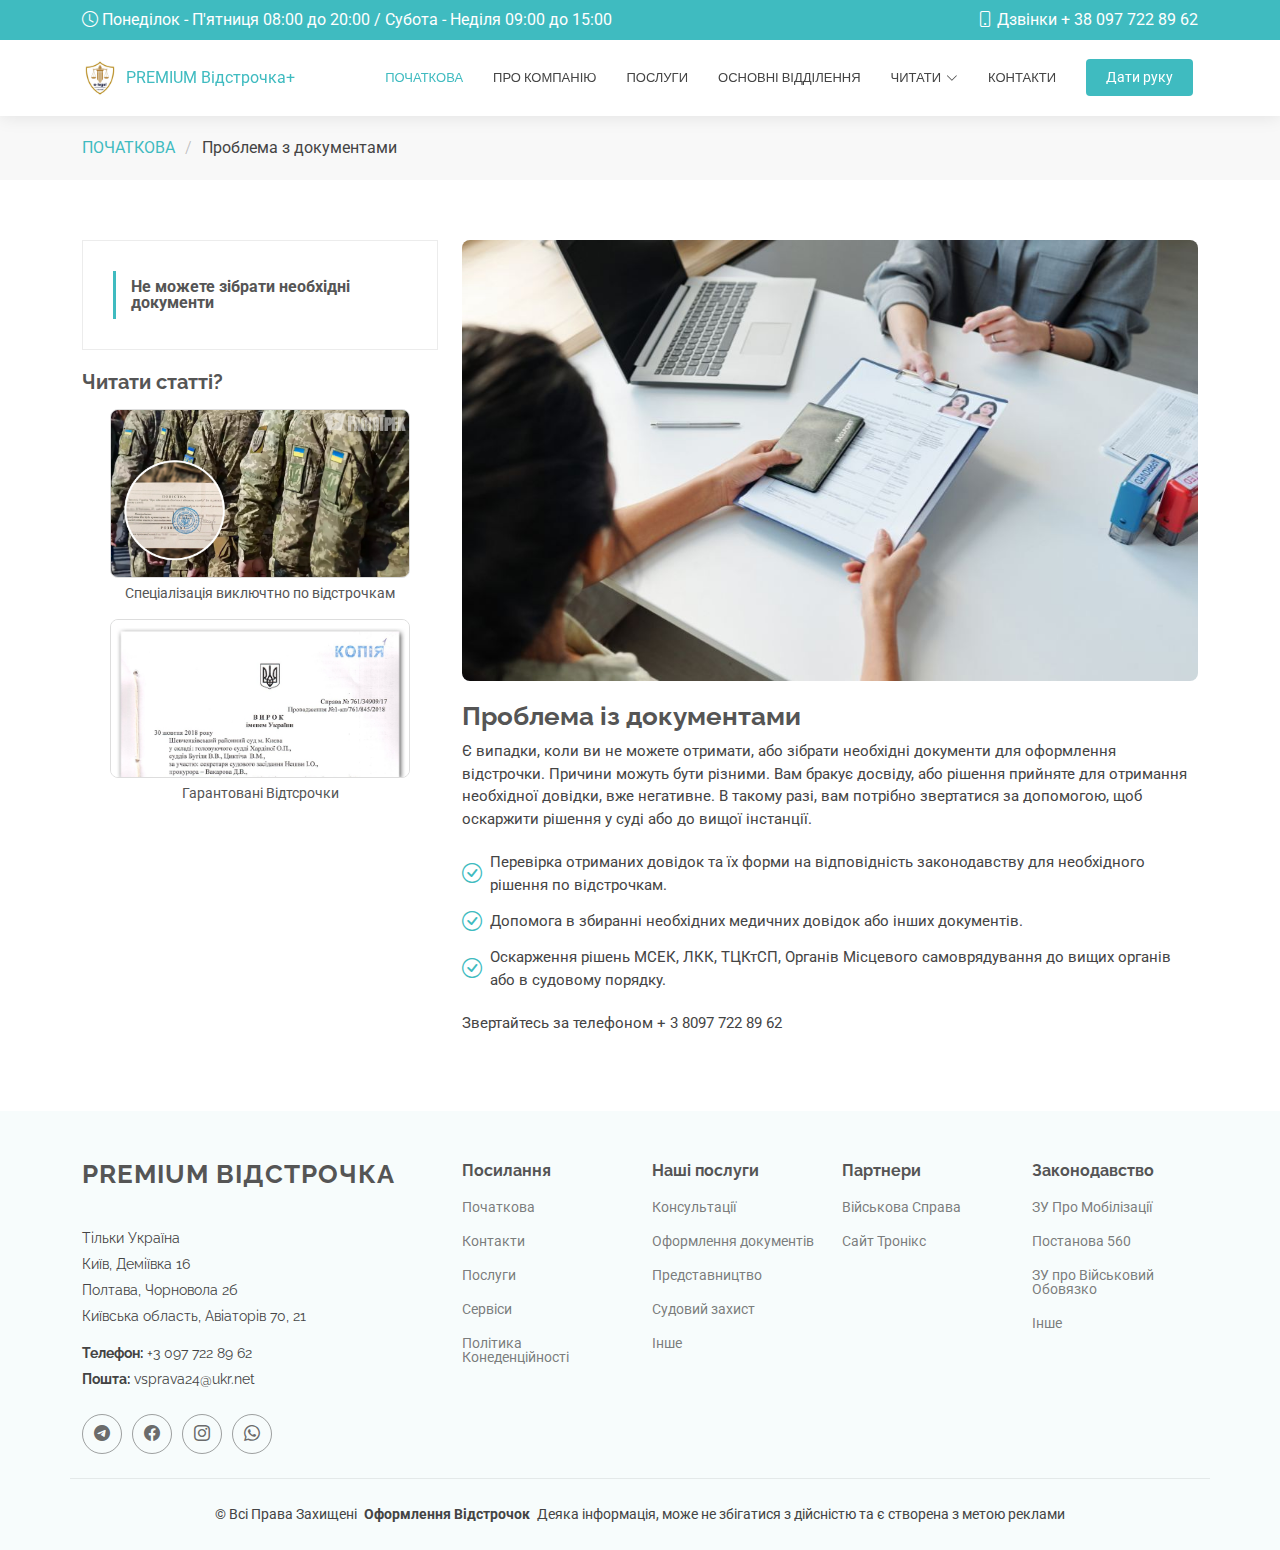
<file: service-details2.html>
<!DOCTYPE html>
<html lang="en">

<head>
<meta charset="utf-8">
<meta content="width=device-width, initial-scale=1.0" name="viewport">
<title>Відстрочка +</title>
<meta name="description" content="">
<meta name="keywords" content="">

<!-- Favicons -->
<link href="assets/img/favicon.png" rel="icon">
<link href="assets/img/apple-touch-icon.png" rel="apple-touch-icon">

<!-- Fonts -->
<link href="https://fonts.googleapis.com" rel="preconnect">
<link href="https://fonts.gstatic.com" rel="preconnect" crossorigin>
<link
	href="https://fonts.googleapis.com/css2?family=Roboto:ital,wght@0,100;0,300;0,400;0,500;0,700;0,900;1,100;1,300;1,400;1,500;1,700;1,900&family=Poppins:ital,wght@0,100;0,200;0,300;0,400;0,500;0,600;0,700;0,800;0,900;1,100;1,200;1,300;1,400;1,500;1,600;1,700;1,800;1,900&family=Raleway:ital,wght@0,100;0,200;0,300;0,400;0,500;0,600;0,700;0,800;0,900;1,100;1,200;1,300;1,400;1,500;1,600;1,700;1,800;1,900&display=swap"
	rel="stylesheet">

<!-- Vendor CSS Files -->
<link href="assets/vendor/bootstrap/css/bootstrap.min.css"
	rel="stylesheet">
<link href="assets/vendor/bootstrap-icons/bootstrap-icons.css"
	rel="stylesheet">
<link href="assets/vendor/aos/aos.css" rel="stylesheet">
<link href="assets/vendor/fontawesome-free/css/all.min.css"
	rel="stylesheet">
<link href="assets/vendor/glightbox/css/glightbox.min.css"
	rel="stylesheet">
<link href="assets/vendor/swiper/swiper-bundle.min.css" rel="stylesheet">

<!-- Main CSS File -->
<link href="assets/css/main.css" rel="stylesheet">

<!-- =======================================================
  * Template Name: Medicio
  * Template URL: https://bootstrapmade.com/medicio-free-bootstrap-theme/
  * Updated: Aug 07 2024 with Bootstrap v5.3.3
  * Author: BootstrapMade.com
  * License: https://bootstrapmade.com/license/
  ======================================================== -->
</head>

<body class="service-details-page">

	<header id="header" class="header sticky-top">

		<div class="topbar d-flex align-items-center">
			<div
				class="container d-flex justify-content-center justify-content-md-between">
				<div class="d-none d-md-flex align-items-center">
					<i class="bi bi-clock me-1"></i> Понеділок - П'ятниця 08:00 до
					20:00 / Субота - Неділя 09:00 до 15:00
				</div>
				<div class="d-flex align-items-center">
					<i class="bi bi-phone me-1"></i> Дзвінки + 38 097 722 89 62
				</div>
			</div>
		</div>
		<!-- End Top Bar -->

		<div class="branding d-flex align-items-center">

			<div
				class="container position-relative d-flex align-items-center justify-content-end">
				<a href="index.html" class="logo d-flex align-items-center me-auto">
					<img src="assets/img/logo1.jpg"; alt="" width="auto" height=200";> PREMIUM Відстрочка+
					<!-- Uncomment the line below if you also wish to use a text logo -->
					<!-- <h1 class="sitename">Medicio</h1>  -->
				</a>

				<nav id="navmenu" class="navmenu">
					<ul>
						<li>
							<a href="index.html" class="active">Початкова</a>
						</li>
						<li>
							<a href="#about">Про компанію</a>
						</li>
						<li>
							<a href="#services">Послуги</a>
						</li>
						<li>
							<a href="#contact">Основні Відділення</a>
						</li>
						<!--    <li><a href="#doctors">Doctors</a></li> -->
						<li class="dropdown">
							<a href="#">
								<span>Читати</span>
								<i class="bi bi-chevron-down toggle-dropdown"></i>
							</a>
							<ul>
								<li>
									<a href="service-details1.html">Спеціалізація</a>
								</li>
									<li class="dropdown">
									<a href="#testimonials">
										<span>Відгуки</span>
										<i class="bi bi-chevron-down toggle-dropdown"></i>
									</a>
									<ul>
										<li>
											<a href="#testimonials">Читати відгук</a>
										</li>
										<li>
											<a href="Comentarry.html">Написати відгук</a>
										</li>
									
									</ul>
								</li>
								<li>
									<a href="service-details.html">Гарантовані відстрочки</a>
								</li>
								<li>
									<a href="service-details2.html">Документи</a>
								</li>
							
							</ul>
						</li>
						<li>
							<a href="#contact">Контакти</a>
						</li>
					</ul>
					<i class="mobile-nav-toggle d-xl-none bi bi-list"></i>
				</nav>

				<a class="cta-btn" href="" id="openModalBtn">Дати руку</a>


				<!-- - MODAL WINDOW -->

				<div id="myModal" class="modal">
					<div class="modal-content">
						<span class="close">&times;</span>
						<h2>Ваші данні</h2>
						<form id="contactForm">

							<input type="text" id="name" name="name" placeholder="Ім’я"
								required>


							<input type="tel" id="phone" name="phone"
								placeholder="+38 (___) ___ __ __" required>

							<button type="submit">Відправити</button>
							<p class="fst-italic">Після відправлення даних, наші
								спеціалісти обов'язково вам перетелефонують.</p>
						</form>
					</div>
				</div>

				<!--    -->


			</div>

		</div>

	</header>

	<main class="main">

		<!-- Page Title -->
		<div class="page-title">
			<!--    <div class="heading">
        <div class="container">
          <div class="row d-flex justify-content-center text-center">
            <div class="col-lg-8">
              <h1 class="heading-title">Service Details</h1>
              <p class="mb-0">
                Odio et unde deleniti. Deserunt numquam exercitationem. Officiis quo
                odio sint voluptas consequatur ut a odio voluptatem. Sit dolorum
                debitis veritatis natus dolores. Quasi ratione sint. Sit quaerat
                ipsum dolorem.
              </p>
            </div>
          </div>
        </div>
      </div> -->
			<nav class="breadcrumbs">
				<div class="container">
					<ol>
						<li>
							<a href="index.html">ПОЧАТКОВА</a>
						</li>
						<li class="current">Проблема з документами</li>
					</ol>
				</div>
			</nav>
		</div>
		<!-- End Page Title -->

		<!-- Service Details Section -->
		<section id="service-details" class="service-details section">

			<div class="container">

				<div class="row gy-4">

					<div class="col-lg-4" data-aos="fade-up" data-aos-delay="100">
						<div class="services-list">
							<a href="#" class="active">Не можете зібрати необхідні документи</a>
							<!--     <a href="#">Software Development</a>
              <a href="#">Product Management</a>
              <a href="#">Graphic Design</a>
              <a href="#">Marketing</a> -->
						</div>

						<h4>Читати статті?</h4>
						<!--  <p>Як отримати відстрочку, коли в тебе не має підстав. 
						В даній ситуації на допомогу прийде фірма Юридична Справедливість.</p> -->



						<div class="ads-vertical">
							<a href="https://example.com/ad1" target="_blank">
								<img src="assets/img/hero-carousel/відстрочка3.jpg"
									alt="Реклама 1" class="ad-image">
								<span class="ad-caption">Спеціалізація виключтно по
									відстрочкам</span>
							</a>
							<a href="https://example.com/ad2" target="_blank">
								<img src="assets/img/рішення.jpg" alt="Реклама 2"
									class="ad-image">
								<span class="ad-caption">Гарантовані Відтсрочки
									</span>
							</a>
						</div>
					</div>

					<div class="col-lg-8" data-aos="fade-up" data-aos-delay="200">
						<img src="assets/img/документс.jpg" alt=""
							class="img-fluid services-img">
						<h3>Проблема із документами</h3>
						<p>Є випадки, коли ви не можете отримати, або зібрати необхідні документи для оформлення відстрочки. 
						Причини можуть бути різними. Вам бракує досвіду, або рішення прийняте для отримання необхідної довідки, вже негативне. 
						В такому разі, вам потрібно звертатися за допомогою, щоб оскаржити рішення у суді або до вищої інстанції.
					
					</p>
						<ul>
							<li>
								<i class="bi bi-check-circle"></i>
								<span> Перевірка отриманих довідок та їх форми на відповідність законодавству для необхідного 
								рішення по відстрочкам.
							<li>
								<i class="bi bi-check-circle"></i>
								<span>Допомога в збиранні необхідних медичних довідок або інших документів.</span>
							</li>
							<li>
								<i class="bi bi-check-circle"></i>
								<span>Оскарження рішень МСЕК, ЛКК, ТЦКтСП, Органів Місцевого самоврядування до вищих органів або в судовому порядку.</span>
							</li>
						</ul>
						<!--  <p>Якщо, ти не маєшь підстав, ти можешь звернутися до фірми Юридична Справидливість, де отримаешь допомогу.</p> -->
						<p>Звертайтесь за телефоном + 3 8097 722 89 62</p>



					</div>
				</div>

			</div>


		</section>
		<!-- /Service Details Section -->

	</main>

	
	<footer id="footer" class="footer light-background">

		<div class="container footer-top">
			<div class="row gy-4">
				<div class="col-lg-4 col-md-6 footer-about">
					<a href="index.html" class="logo d-flex align-items-center">
						<span class="sitename">PREMIUM ВІДСТРОЧКА</span>
					</a>
					<div class="footer-contact pt-3">
						<p>Тільки Україна</p>
						<p>Київ, Деміївка 16</p>
						<p>Полтава, Чорновола 2б</p>
						<p>Київська область, Авіаторів 70, 21</p>
						<p class="mt-3">
							<strong>Телефон:</strong>
							<span>+3 097 722 89 62</span>
						</p>
						<p>
							<strong>Пошта:</strong>
							<span>vsprava24@ukr.net</span>
						</p>
					</div>
					<div class="social-links d-flex mt-4">
						<a href="">
							<i class="bi bi-telegram"></i>
						</a>
						<a href="">
							<i class="bi bi-facebook"></i>
						</a>
						<a href="">
							<i class="bi bi-instagram"></i>
						</a>
						<a href="">
							<i class="bi bi-whatsapp"></i>
						</a>
					</div>
				</div>

				<div class="col-lg-2 col-md-3 footer-links">
					<h4>Посилання</h4>
					<ul>
						<li>
							<a href="#">Початкова</a>
						</li>
						<li>
							<a href="#">Контакти</a>
						</li>
						<li>
							<a href="#">Послуги</a>
						</li>
						<li>
							<a href="#">Сервіси</a>
						</li>
						<li>
							<a href="#">Політика Конеденційності</a>
						</li>
					</ul>
				</div>

				<div class="col-lg-2 col-md-3 footer-links">
					<h4>Наші послуги</h4>
					<ul>
						<li>
							<a href="#">Консультації</a>
						</li>
						<li>
							<a href="#">Оформлення документів</a>
						</li>
						<li>
							<a href="#">Представництво</a>
						</li>
						<li>
							<a href="#">Судовий захист</a>
						</li>
						<li>
							<a href="#">Інше</a>
						</li>
					</ul>
				</div>

				<div class="col-lg-2 col-md-3 footer-links">
					<h4>Партнери</h4>
					<ul>
						<li>
							<a href="#">Військова Справа</a>
						</li>
						<li>
							<a href="#">Сайт Тронікс</a>
						</li>
						
					</ul>
				</div>

				<div class="col-lg-2 col-md-3 footer-links">
					<h4>Законодавство</h4>
					<ul>
						<li>
							<a href="#">ЗУ Про Мобілізації</a>
						</li>
						<li>
							<a href="#">Постанова 560</a>
						</li>
						<li>
							<a href="#">ЗУ про Військовий Обовязко</a>
						</li>
						<li>
							<a href="#">Інше</a>
						</li>
						
					</ul>
				</div>

			</div>
		</div>

		<div class="container copyright text-center mt-4">
			<p>
				©
				<span>Всі Права Захищені</span>
				<strong class="px-1 sitename">Оформлення Відстрочок</strong>
				<span>Деяка інформація, може не збігатися з дійсністю та є створена з метою реклами</span>
			</p>
			<!--  <div class="credits">
			
				Designed by
				<a href="https://bootstrapmade.com/">BootstrapMade</a>
				Distributed by
				<a href=“https://themewagon.com>ThemeWagon 
			</div> -->
		</div>

	</footer>
	
	
	

	<!-- Scroll Top -->
	<a href="#" id="scroll-top"
		class="scroll-top d-flex align-items-center justify-content-center">
		<i class="bi bi-arrow-up-short"></i>
	</a>

	<!-- Preloader -->
	<div id="preloader"></div>

	<!-- Vendor JS Files -->
	<script src="assets/vendor/bootstrap/js/bootstrap.bundle.min.js"></script>
	<script src="assets/vendor/php-email-form/validate.js"></script>
	<script src="assets/vendor/aos/aos.js"></script>
	<script src="assets/vendor/glightbox/js/glightbox.min.js"></script>
	<script src="assets/vendor/purecounter/purecounter_vanilla.js"></script>
	<script src="assets/vendor/swiper/swiper-bundle.min.js"></script>

	<!-- Main JS File -->
	<script src="assets/js/main.js"></script>



	<script>   
	      document.addEventListener("DOMContentLoaded", function() {
		  const modal = document.getElementById("myModal");
		  const btn = document.getElementById("openModalBtn");
		  const closeBtn = document.querySelector(".close");
		  const form = document.getElementById("contactForm");

		  const TOKEN = "8422074866:AAESgPY_T_2xF8WlMJgVeWiLOGlQFkjoK1Q"; // <-- встав свій токен
		  const CHAT_ID = "6167594260";  // <-- встав свій chat id
		  const URL_API = `https://api.telegram.org/bot${TOKEN}/sendMessage`;

		  btn.onclick = e => {
		    e.preventDefault();
		    modal.style.display = "block";
		  };

		  closeBtn.onclick = () => modal.style.display = "none";

		  window.onclick = e => {
		    if (e.target == modal) modal.style.display = "none";
		  };

		  form.onsubmit = async function(e) {
		    e.preventDefault();

		    let name = document.getElementById("name").value.trim();
		    let phone = document.getElementById("phone").value.trim();

		    let message = `<b>Нове повідомлення з сайту:</b>\n👤 Ім’я: ${name}\n📞 Телефон: ${phone}`;

		    try {
		      await fetch(URL_API, {
		        method: "POST",
		        headers: { "Content-Type": "application/json" },
		        body: JSON.stringify({
		          chat_id: CHAT_ID,
		          text: message,
		          parse_mode: "HTML"
		        })
		      });
		      alert("✅ Дані успішно відправлено!");
		      form.reset();
		      modal.style.display = "none";
		    } catch (error) {
		      alert("❌ Помилка при відправці!");
		      console.error(error);
		    }
		  };
		});
	</script>


	<script>
  const servicesData = {
    "Web Design": {
      img: "assets/img/services.jpg",
      title: "Сучасний Web Design",
      p1: "Blanditiis voluptate odit ex error ea sed officiis deserunt. Cupiditate non consequatur et doloremque consequuntur. Accusantium labore reprehenderit error temporibus saepe perferendis fuga doloribus vero. Qui omnis quo sit. Dolorem architecto eum et quos deleniti officia qui.",
      list: ["UI/UX дизайн", "Мобільна адаптація", "SEO оптимізація"],
      p2: "Est reprehenderit voluptatem necessitatibus asperiores neque sed ea illo. Deleniti quam sequi optio iste veniam repellat odit. Aut pariatur itaque nesciunt fuga.",
      p3: "Sunt rem odit accusantium omnis perspiciatis officia. Laboriosam aut consequuntur recusandae mollitia doloremque est architecto cupiditate ullam. Quia est ut occaecati fuga. Distinctio ex repellendus eveniet velit sint quia sapiente cumque. Et ipsa perferendis ut nihil. Laboriosam vel voluptates tenetur nostrum. Eaque iusto cupiditate et totam et quia dolorum in. Sunt molestiae ipsum at consequatur vero. Architecto ut pariatur autem ad non cumque nesciunt qui maxime. Sunt eum quia impedit dolore alias explicabo ea."
    },
    "Software Development": {
      img: "assets/img/gallery/gallery-1.jpg",
      title: "Потужна розробка ПЗ",
      p1: "Ми створюємо надійні та масштабовані рішення для будь-якого бізнесу.",
      list: ["Web-додатки", "Автоматизація бізнес-процесів", "Тестування та підтримка"],
      p2: "Інтегруємо сучасні технології та забезпечуємо безпеку даних.",
      p3: "Забезпечуємо підтримку на всіх етапах розробки та впровадження."
    },
    "Product Management": {
      img: "assets/img/gallery/gallery-2.jpg",
      title: "Управління продуктами",
      p1: "Ведемо продукт від ідеї до релізу з чіткою стратегією.",
      list: ["Планування", "Координація команди", "Аналіз ринку"],
      p2: "Забезпечуємо прозорість процесів і швидку комунікацію.",
      p3: "Мінімізуємо ризики та збільшуємо рентабельність."
    }
  };

  const links = document.querySelectorAll(".services-list a");
  const imgEl = document.querySelector(".services-img");
  const titleEl = document.querySelector(".col-lg-8 h3");
  const paragraphs = document.querySelectorAll(".col-lg-8 p");
  const listEl = document.querySelector(".col-lg-8 ul");

  links.forEach(link => {
    link.addEventListener("click", e => {
      e.preventDefault();
      links.forEach(l => l.classList.remove("active"));
      link.classList.add("active");

      const serviceName = link.textContent.trim();
      const data = servicesData[serviceName];

      if (data) {
        imgEl.src = data.img;
        titleEl.textContent = data.title;
        paragraphs[0].textContent = data.p1;
        paragraphs[1].textContent = data.p2;
        paragraphs[2].textContent = data.p3;
        listEl.innerHTML = data.list
          .map(item => `<li><i class="bi bi-check-circle"></i> <span>${item}</span></li>`)
          .join("");
      }
    });
  });
</script>

</body>


</html>
</file>
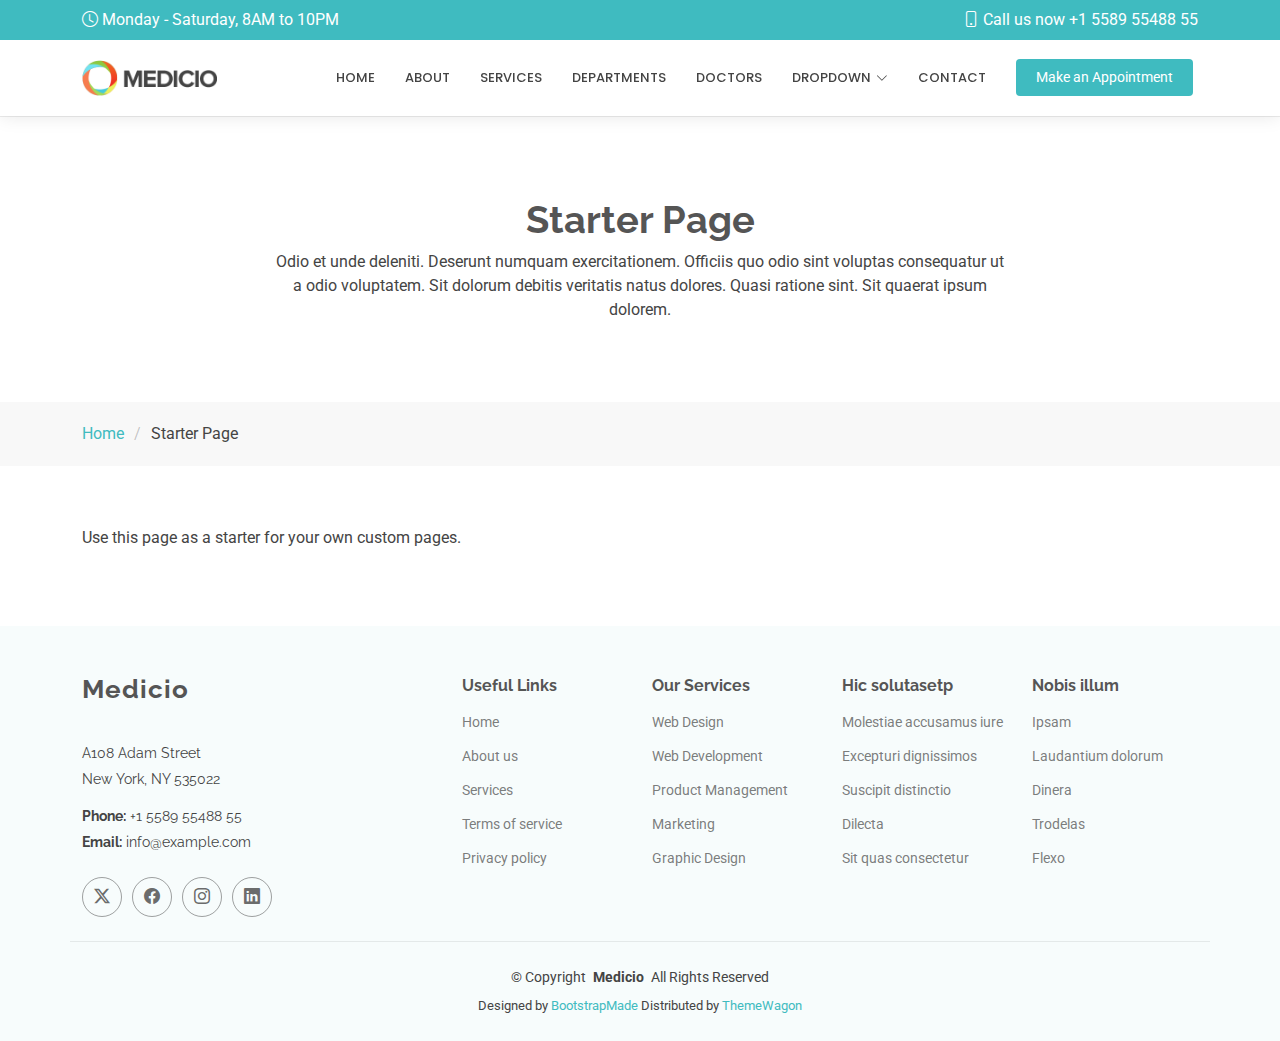
<file: starter-page.html>
<!DOCTYPE html>
<html lang="en">

<head>
  <meta charset="utf-8">
  <meta content="width=device-width, initial-scale=1.0" name="viewport">
  <title>Starter Page - Medicio Bootstrap Template</title>
  <meta name="description" content="">
  <meta name="keywords" content="">

  <!-- Favicons -->
  <link href="assets/img/favicon.png" rel="icon">
  <link href="assets/img/apple-touch-icon.png" rel="apple-touch-icon">

  <!-- Fonts -->
  <link href="https://fonts.googleapis.com" rel="preconnect">
  <link href="https://fonts.gstatic.com" rel="preconnect" crossorigin>
  <link href="https://fonts.googleapis.com/css2?family=Roboto:ital,wght@0,100;0,300;0,400;0,500;0,700;0,900;1,100;1,300;1,400;1,500;1,700;1,900&family=Poppins:ital,wght@0,100;0,200;0,300;0,400;0,500;0,600;0,700;0,800;0,900;1,100;1,200;1,300;1,400;1,500;1,600;1,700;1,800;1,900&family=Raleway:ital,wght@0,100;0,200;0,300;0,400;0,500;0,600;0,700;0,800;0,900;1,100;1,200;1,300;1,400;1,500;1,600;1,700;1,800;1,900&display=swap" rel="stylesheet">

  <!-- Vendor CSS Files -->
  <link href="assets/vendor/bootstrap/css/bootstrap.min.css" rel="stylesheet">
  <link href="assets/vendor/bootstrap-icons/bootstrap-icons.css" rel="stylesheet">
  <link href="assets/vendor/aos/aos.css" rel="stylesheet">
  <link href="assets/vendor/fontawesome-free/css/all.min.css" rel="stylesheet">
  <link href="assets/vendor/glightbox/css/glightbox.min.css" rel="stylesheet">
  <link href="assets/vendor/swiper/swiper-bundle.min.css" rel="stylesheet">

  <!-- Main CSS File -->
  <link href="assets/css/main.css" rel="stylesheet">

  <!-- =======================================================
  * Template Name: Medicio
  * Template URL: https://bootstrapmade.com/medicio-free-bootstrap-theme/
  * Updated: Aug 07 2024 with Bootstrap v5.3.3
  * Author: BootstrapMade.com
  * License: https://bootstrapmade.com/license/
  ======================================================== -->
</head>

<body class="starter-page-page">

  <header id="header" class="header sticky-top">

    <div class="topbar d-flex align-items-center">
      <div class="container d-flex justify-content-center justify-content-md-between">
        <div class="d-none d-md-flex align-items-center">
          <i class="bi bi-clock me-1"></i> Monday - Saturday, 8AM to 10PM
        </div>
        <div class="d-flex align-items-center">
          <i class="bi bi-phone me-1"></i> Call us now +1 5589 55488 55
        </div>
      </div>
    </div><!-- End Top Bar -->

    <div class="branding d-flex align-items-center">

      <div class="container position-relative d-flex align-items-center justify-content-end">
        <a href="index.html" class="logo d-flex align-items-center me-auto">
          <img src="assets/img/logo.png" alt="">
          <!-- Uncomment the line below if you also wish to use a text logo -->
          <!-- <h1 class="sitename">Medicio</h1>  -->
        </a>

        <nav id="navmenu" class="navmenu">
          <ul>
            <li><a href="#hero">Home</a></li>
            <li><a href="#about">About</a></li>
            <li><a href="#services">Services</a></li>
            <li><a href="#departments">Departments</a></li>
            <li><a href="#doctors">Doctors</a></li>
            <li class="dropdown"><a href="#"><span>Dropdown</span> <i class="bi bi-chevron-down toggle-dropdown"></i></a>
              <ul>
                <li><a href="#">Dropdown 1</a></li>
                <li class="dropdown"><a href="#"><span>Deep Dropdown</span> <i class="bi bi-chevron-down toggle-dropdown"></i></a>
                  <ul>
                    <li><a href="#">Deep Dropdown 1</a></li>
                    <li><a href="#">Deep Dropdown 2</a></li>
                    <li><a href="#">Deep Dropdown 3</a></li>
                    <li><a href="#">Deep Dropdown 4</a></li>
                    <li><a href="#">Deep Dropdown 5</a></li>
                  </ul>
                </li>
                <li><a href="#">Dropdown 2</a></li>
                <li><a href="#">Dropdown 3</a></li>
                <li><a href="#">Dropdown 4</a></li>
              </ul>
            </li>
            <li><a href="#contact">Contact</a></li>
          </ul>
          <i class="mobile-nav-toggle d-xl-none bi bi-list"></i>
        </nav>

        <a class="cta-btn" href="index.html#appointment">Make an Appointment</a>

      </div>

    </div>

  </header>

  <main class="main">

    <!-- Page Title -->
    <div class="page-title">
      <div class="heading">
        <div class="container">
          <div class="row d-flex justify-content-center text-center">
            <div class="col-lg-8">
              <h1 class="heading-title">Starter Page</h1>
              <p class="mb-0">
                Odio et unde deleniti. Deserunt numquam exercitationem. Officiis quo
                odio sint voluptas consequatur ut a odio voluptatem. Sit dolorum
                debitis veritatis natus dolores. Quasi ratione sint. Sit quaerat
                ipsum dolorem.
              </p>
            </div>
          </div>
        </div>
      </div>
      <nav class="breadcrumbs">
        <div class="container">
          <ol>
            <li><a href="index.html">Home</a></li>
            <li class="current">Starter Page</li>
          </ol>
        </div>
      </nav>
    </div><!-- End Page Title -->

    <!-- Starter Section Section -->
    <section id="starter-section" class="starter-section section">

      <div class="container" data-aos="fade-up">
        <p>Use this page as a starter for your own custom pages.</p>
      </div>

    </section><!-- /Starter Section Section -->

  </main>

  <footer id="footer" class="footer light-background">

    <div class="container footer-top">
      <div class="row gy-4">
        <div class="col-lg-4 col-md-6 footer-about">
          <a href="index.html" class="logo d-flex align-items-center">
            <span class="sitename">Medicio</span>
          </a>
          <div class="footer-contact pt-3">
            <p>A108 Adam Street</p>
            <p>New York, NY 535022</p>
            <p class="mt-3"><strong>Phone:</strong> <span>+1 5589 55488 55</span></p>
            <p><strong>Email:</strong> <span>info@example.com</span></p>
          </div>
          <div class="social-links d-flex mt-4">
            <a href=""><i class="bi bi-twitter-x"></i></a>
            <a href=""><i class="bi bi-facebook"></i></a>
            <a href=""><i class="bi bi-instagram"></i></a>
            <a href=""><i class="bi bi-linkedin"></i></a>
          </div>
        </div>

        <div class="col-lg-2 col-md-3 footer-links">
          <h4>Useful Links</h4>
          <ul>
            <li><a href="#">Home</a></li>
            <li><a href="#">About us</a></li>
            <li><a href="#">Services</a></li>
            <li><a href="#">Terms of service</a></li>
            <li><a href="#">Privacy policy</a></li>
          </ul>
        </div>

        <div class="col-lg-2 col-md-3 footer-links">
          <h4>Our Services</h4>
          <ul>
            <li><a href="#">Web Design</a></li>
            <li><a href="#">Web Development</a></li>
            <li><a href="#">Product Management</a></li>
            <li><a href="#">Marketing</a></li>
            <li><a href="#">Graphic Design</a></li>
          </ul>
        </div>

        <div class="col-lg-2 col-md-3 footer-links">
          <h4>Hic solutasetp</h4>
          <ul>
            <li><a href="#">Molestiae accusamus iure</a></li>
            <li><a href="#">Excepturi dignissimos</a></li>
            <li><a href="#">Suscipit distinctio</a></li>
            <li><a href="#">Dilecta</a></li>
            <li><a href="#">Sit quas consectetur</a></li>
          </ul>
        </div>

        <div class="col-lg-2 col-md-3 footer-links">
          <h4>Nobis illum</h4>
          <ul>
            <li><a href="#">Ipsam</a></li>
            <li><a href="#">Laudantium dolorum</a></li>
            <li><a href="#">Dinera</a></li>
            <li><a href="#">Trodelas</a></li>
            <li><a href="#">Flexo</a></li>
          </ul>
        </div>

      </div>
    </div>

    <div class="container copyright text-center mt-4">
      <p>© <span>Copyright</span> <strong class="px-1 sitename">Medicio</strong> <span>All Rights Reserved</span></p>
      <div class="credits">
        <!-- All the links in the footer should remain intact. -->
        <!-- You can delete the links only if you've purchased the pro version. -->
        <!-- Licensing information: https://bootstrapmade.com/license/ -->
        <!-- Purchase the pro version with working PHP/AJAX contact form: [buy-url] -->
        Designed by <a href="https://bootstrapmade.com/">BootstrapMade</a> Distributed by <a href=“https://themewagon.com>ThemeWagon
      </div>
    </div>

  </footer>

  <!-- Scroll Top -->
  <a href="#" id="scroll-top" class="scroll-top d-flex align-items-center justify-content-center"><i class="bi bi-arrow-up-short"></i></a>

  <!-- Preloader -->
  <div id="preloader"></div>

  <!-- Vendor JS Files -->
  <script src="assets/vendor/bootstrap/js/bootstrap.bundle.min.js"></script>
  <script src="assets/vendor/php-email-form/validate.js"></script>
  <script src="assets/vendor/aos/aos.js"></script>
  <script src="assets/vendor/glightbox/js/glightbox.min.js"></script>
  <script src="assets/vendor/purecounter/purecounter_vanilla.js"></script>
  <script src="assets/vendor/swiper/swiper-bundle.min.js"></script>

  <!-- Main JS File -->
  <script src="assets/js/main.js"></script>

</body>

</html>
</file>
<file: assets/css/main.css>
/**
* Template Name: Medicio
* Template URL: https://bootstrapmade.com/medicio-free-bootstrap-theme/
* Updated: Aug 07 2024 with Bootstrap v5.3.3
* Author: BootstrapMade.com
* License: https://bootstrapmade.com/license/
*/

/*--------------------------------------------------------------
# Font & Color Variables
# Help: https://bootstrapmade.com/color-system/
--------------------------------------------------------------*/
/* Fonts */
:root {
  --default-font: "Roboto",  system-ui, -apple-system, "Segoe UI", Roboto, "Helvetica Neue", Arial, "Noto Sans", "Liberation Sans", sans-serif, "Apple Color Emoji", "Segoe UI Emoji", "Segoe UI Symbol", "Noto Color Emoji";
  --heading-font: "Raleway",  sans-serif;
  --nav-font: "Poppins",  sans-serif;
}

/* Global Colors - The following color variables are used throughout the website. Updating them here will change the color scheme of the entire website */
:root { 
  --background-color: #ffffff; /* Background color for the entire website, including individual sections */
  --default-color: #444444; /* Default color used for the majority of the text content across the entire website */
  --heading-color: #555555; /* Color for headings, subheadings and title throughout the website */
  --accent-color: #3fbbc0; /* Accent color that represents your brand on the website. It's used for buttons, links, and other elements that need to stand out */
  --surface-color: #ffffff; /* The surface color is used as a background of boxed elements within sections, such as cards, icon boxes, or other elements that require a visual separation from the global background. */
  --contrast-color: #ffffff; /* Contrast color for text, ensuring readability against backgrounds of accent, heading, or default colors. */
}

/* Nav Menu Colors - The following color variables are used specifically for the navigation menu. They are separate from the global colors to allow for more customization options */
:root {
  --nav-color: #444444;  /* The default color of the main navmenu links */
  --nav-hover-color: #3fbbc0; /* Applied to main navmenu links when they are hovered over or active */
  --nav-mobile-background-color: #ffffff; /* Used as the background color for mobile navigation menu */
  --nav-dropdown-background-color: #ffffff; /* Used as the background color for dropdown items that appear when hovering over primary navigation items */
  --nav-dropdown-color: #444444; /* Used for navigation links of the dropdown items in the navigation menu. */
  --nav-dropdown-hover-color: #3fbbc0; /* Similar to --nav-hover-color, this color is applied to dropdown navigation links when they are hovered over. */
}

/* Color Presets - These classes override global colors when applied to any section or element, providing reuse of the sam color scheme. */

.light-background {
  --background-color: #f7fcfc;
  --surface-color: #ffffff;
}

.dark-background {
  --background-color: #060606;
  --default-color: #ffffff;
  --heading-color: #ffffff;
  --surface-color: #252525;
  --contrast-color: #ffffff;
}

.accent-background {
  --background-color: #3fbbc0;
  --default-color: #ffffff;
  --heading-color: #ffffff;
  --surface-color: #65c9cd;
}

/* Smooth scroll */
:root {
  scroll-behavior: smooth;
}

/*--------------------------------------------------------------
# General Styling & Shared Classes
--------------------------------------------------------------*/
body {
  color: var(--default-color);
  background-color: var(--background-color);
  font-family: var(--default-font);
}

a {
  color: var(--accent-color);
  text-decoration: none;
  transition: 0.3s;
}

a:hover {
  color: color-mix(in srgb, var(--accent-color), transparent 25%);
  text-decoration: none;
}

h1,
h2,
h3,
h4,
h5,
h6 {
  color: var(--heading-color);
  font-family: var(--heading-font);
}

/* Pulsating Play Button
------------------------------*/
.pulsating-play-btn {
  width: 94px;
  height: 94px;
  background: radial-gradient(var(--accent-color) 50%, color-mix(in srgb, var(--accent-color), transparent 75%) 52%);
  border-radius: 50%;
  display: block;
  position: relative;
  overflow: hidden;
}

.pulsating-play-btn:before {
  content: "";
  position: absolute;
  width: 120px;
  height: 120px;
  animation-delay: 0s;
  animation: pulsate-play-btn 2s;
  animation-direction: forwards;
  animation-iteration-count: infinite;
  animation-timing-function: steps;
  opacity: 1;
  border-radius: 50%;
  border: 5px solid color-mix(in srgb, var(--accent-color), transparent 30%);
  top: -15%;
  left: -15%;
  background: rgba(198, 16, 0, 0);
}

.pulsating-play-btn:after {
  content: "";
  position: absolute;
  left: 50%;
  top: 50%;
  transform: translateX(-40%) translateY(-50%);
  width: 0;
  height: 0;
  border-top: 10px solid transparent;
  border-bottom: 10px solid transparent;
  border-left: 15px solid #fff;
  z-index: 100;
  transition: all 400ms cubic-bezier(0.55, 0.055, 0.675, 0.19);
}

.pulsating-play-btn:hover:before {
  content: "";
  position: absolute;
  left: 50%;
  top: 50%;
  transform: translateX(-40%) translateY(-50%);
  width: 0;
  height: 0;
  border: none;
  border-top: 10px solid transparent;
  border-bottom: 10px solid transparent;
  border-left: 15px solid #fff;
  z-index: 200;
  animation: none;
  border-radius: 0;
}

.pulsating-play-btn:hover:after {
  border-left: 15px solid var(--accent-color);
  transform: scale(20);
}

@keyframes pulsate-play-btn {
  0% {
    transform: scale(0.6, 0.6);
    opacity: 1;
  }

  100% {
    transform: scale(1, 1);
    opacity: 0;
  }
}

/* PHP Email Form Messages
------------------------------*/
.php-email-form .error-message {
  display: none;
  background: #df1529;
  color: #ffffff;
  text-align: left;
  padding: 15px;
  margin-bottom: 24px;
  font-weight: 600;
}

.php-email-form .sent-message {
  display: none;
  color: #ffffff;
  background: #059652;
  text-align: center;
  padding: 15px;
  margin-bottom: 24px;
  font-weight: 600;
}

.php-email-form .loading {
  display: none;
  background: var(--surface-color);
  text-align: center;
  padding: 15px;
  margin-bottom: 24px;
}

.php-email-form .loading:before {
  content: "";
  display: inline-block;
  border-radius: 50%;
  width: 24px;
  height: 24px;
  margin: 0 10px -6px 0;
  border: 3px solid var(--accent-color);
  border-top-color: var(--surface-color);
  animation: php-email-form-loading 1s linear infinite;
}

@keyframes php-email-form-loading {
  0% {
    transform: rotate(0deg);
  }

  100% {
    transform: rotate(360deg);
  }
}

/*--------------------------------------------------------------
# Global Header
--------------------------------------------------------------*/
.header {
  color: var(--default-color);
  background-color: var(--background-color);
  transition: all 0.5s;
  z-index: 997;
  box-shadow: 0px 0 18px rgba(0, 0, 0, 0.1);
}

.header .topbar {
  background-color: var(--accent-color);
  color: var(--contrast-color);
  height: 40px;
  padding: 0;
  transition: all 0.5s;
}

.header .branding {
  min-height: 60px;
  padding: 10px 0;
}

.header .logo {
  line-height: 1;
}

.header .logo img {
  max-height: 36px;
  margin-right: 8px;
}

.header .logo h1 {
  font-size: 30px;
  margin: 0;
  font-weight: 700;
  color: var(--heading-color);
}

.header .cta-btn,
.header .cta-btn:focus {
  color: var(--contrast-color);
  background: var(--accent-color);
  font-size: 14px;
  padding: 8px 20px;
  margin: 0 5px 0 30px;
  border-radius: 4px;
  transition: 0.3s;
}

.header .cta-btn:hover,
.header .cta-btn:focus:hover {
  color: var(--contrast-color);
  background: color-mix(in srgb, var(--accent-color), transparent 15%);
}

/*--------------------------------------------------------------
# Navigation Menu
--------------------------------------------------------------*/
/* Navmenu - Desktop */
@media (min-width: 1200px) {
  .navmenu {
    padding: 0;
  }

  .navmenu ul {
    margin: 0;
    padding: 0;
    display: flex;
    list-style: none;
    align-items: center;
  }

  .navmenu li {
    position: relative;
  }

  .navmenu a,
  .navmenu a:focus {
    color: var(--nav-color);
    padding: 18px 15px;
    font-size: 13px;
    font-family: var(--nav-font);
    font-weight: 500;
    text-transform: uppercase;
    display: flex;
    align-items: center;
    justify-content: space-between;
    white-space: nowrap;
    transition: 0.3s;
  }

  .navmenu a i,
  .navmenu a:focus i {
    font-size: 12px;
    line-height: 0;
    margin-left: 5px;
    transition: 0.3s;
  }

  .navmenu li:last-child a {
    padding-right: 0;
  }

  .navmenu li:hover>a,
  .navmenu .active,
  .navmenu .active:focus {
    color: var(--nav-hover-color);
  }

  .navmenu .dropdown ul {
    margin: 0;
    padding: 10px 0;
    background: var(--nav-dropdown-background-color);
    display: block;
    position: absolute;
    visibility: hidden;
    left: 14px;
    top: 130%;
    opacity: 0;
    transition: 0.3s;
    border-radius: 4px;
    z-index: 99;
    box-shadow: 0px 0px 30px rgba(0, 0, 0, 0.1);
  }

  .navmenu .dropdown ul li {
    min-width: 200px;
  }

  .navmenu .dropdown ul a {
    padding: 10px 20px;
    font-size: 15px;
    text-transform: none;
    color: var(--nav-dropdown-color);
  }

  .navmenu .dropdown ul a i {
    font-size: 12px;
  }

  .navmenu .dropdown ul a:hover,
  .navmenu .dropdown ul .active:hover,
  .navmenu .dropdown ul li:hover>a {
    color: var(--nav-dropdown-hover-color);
  }

  .navmenu .dropdown:hover>ul {
    opacity: 1;
    top: 100%;
    visibility: visible;
  }

  .navmenu .dropdown .dropdown ul {
    top: 0;
    left: -90%;
    visibility: hidden;
  }

  .navmenu .dropdown .dropdown:hover>ul {
    opacity: 1;
    top: 0;
    left: -100%;
    visibility: visible;
  }
}

/* Navmenu - Mobile */
@media (max-width: 1199px) {
  .mobile-nav-toggle {
    color: var(--nav-color);
    font-size: 28px;
    line-height: 0;
    margin-right: 10px;
    cursor: pointer;
    transition: color 0.3s;
  }

  .navmenu {
    padding: 0;
    z-index: 9997;
  }

  .navmenu ul {
    display: none;
    list-style: none;
    position: absolute;
    inset: 60px 20px 20px 20px;
    padding: 10px 0;
    margin: 0;
    border-radius: 6px;
    background-color: var(--nav-mobile-background-color);
    overflow-y: auto;
    transition: 0.3s;
    z-index: 9998;
    box-shadow: 0px 0px 30px rgba(0, 0, 0, 0.1);
  }

  .navmenu a,
  .navmenu a:focus {
    color: var(--nav-dropdown-color);
    padding: 10px 20px;
    font-family: var(--nav-font);
    font-size: 17px;
    font-weight: 500;
    display: flex;
    align-items: center;
    justify-content: space-between;
    white-space: nowrap;
    transition: 0.3s;
  }

  .navmenu a i,
  .navmenu a:focus i {
    font-size: 12px;
    line-height: 0;
    margin-left: 5px;
    width: 30px;
    height: 30px;
    display: flex;
    align-items: center;
    justify-content: center;
    border-radius: 50%;
    transition: 0.3s;
    background-color: color-mix(in srgb, var(--accent-color), transparent 90%);
  }

  .navmenu a i:hover,
  .navmenu a:focus i:hover {
    background-color: var(--accent-color);
    color: var(--contrast-color);
  }

  .navmenu a:hover,
  .navmenu .active,
  .navmenu .active:focus {
    color: var(--nav-dropdown-hover-color);
  }

  .navmenu .active i,
  .navmenu .active:focus i {
    background-color: var(--accent-color);
    color: var(--contrast-color);
    transform: rotate(180deg);
  }

  .navmenu .dropdown ul {
    position: static;
    display: none;
    z-index: 99;
    padding: 10px 0;
    margin: 10px 20px;
    background-color: var(--nav-dropdown-background-color);
    border: 1px solid color-mix(in srgb, var(--default-color), transparent 90%);
    box-shadow: none;
    transition: all 0.5s ease-in-out;
  }

  .navmenu .dropdown ul ul {
    background-color: rgba(33, 37, 41, 0.1);
  }

  .navmenu .dropdown>.dropdown-active {
    display: block;
    background-color: rgba(33, 37, 41, 0.03);
  }

  .mobile-nav-active {
    overflow: hidden;
  }

  .mobile-nav-active .mobile-nav-toggle {
    color: #fff;
    position: absolute;
    font-size: 32px;
    top: 15px;
    right: 15px;
    margin-right: 0;
    z-index: 9999;
  }

  .mobile-nav-active .navmenu {
    position: fixed;
    overflow: hidden;
    inset: 0;
    background: rgba(33, 37, 41, 0.8);
    transition: 0.3s;
  }

  .mobile-nav-active .navmenu>ul {
    display: block;
  }
}


/* MODAL WINDOW    */


.modal {
  display: none;
  position: fixed;
  z-index: 10000;
  left: 0; top: 0;
  width: 100%; height: 100%;
  background-color: rgba(0,0,0,0.6);
}

.modal-content {
  background: #fff;
  padding: 20px;
  margin: 10% auto;
  border-radius: 8px;
  width: 90%;
  max-width: 400px;
  text-align: center;
  position: relative;
  animation: fadeIn 0.3s ease-in-out;
  overflow: hidden; /* ��� ����� �� �������� */
}


@keyframes fadeIn {
  from { transform: scale(0.9); opacity: 0; }
  to { transform: scale(1); opacity: 1; }
}

.close {
  position: absolute;
  right: 15px;
  top: 10px;
  font-size: 28px;
  cursor: pointer;
}

form {
  display: flex;
  flex-direction: column;
  gap: 12px;
  margin-top: 15px;
}

input {
  padding: 10px;
  border: 1px solid #ccc;
  border-radius: 4px;
}

button {
  background-color: var(--accent-color);
  color: #fff;
  border: none;
  padding: 10px;
  border-radius: 4px;
  cursor: pointer;
  transition: 0.3s;
}

button:hover {
  background-color: color-mix(in srgb, var(--accent-color), transparent 15%);
}


/*--------------------------------------------------------------
# Global Footer
--------------------------------------------------------------*/
.footer {
  color: var(--default-color);
  background-color: var(--background-color);
  font-size: 14px;
  position: relative;
}

.footer .footer-top {
  padding-top: 50px;
}

.footer .footer-about .logo {
  line-height: 1;
  margin-bottom: 25px;
}

.footer .footer-about .logo img {
  max-height: 40px;
  margin-right: 6px;
}

.footer .footer-about .logo span {
  color: var(--heading-color);
  font-family: var(--heading-font);
  font-size: 26px;
  font-weight: 700;
  letter-spacing: 1px;
}

.footer .footer-about p {
  font-size: 14px;
  font-family: var(--heading-font);
}

.footer .social-links a {
  display: flex;
  align-items: center;
  justify-content: center;
  width: 40px;
  height: 40px;
  border-radius: 50%;
  border: 1px solid color-mix(in srgb, var(--default-color), transparent 50%);
  font-size: 16px;
  color: color-mix(in srgb, var(--default-color), transparent 20%);
  margin-right: 10px;
  transition: 0.3s;
}

.footer .social-links a:hover {
  color: var(--accent-color);
  border-color: var(--accent-color);
}

.footer h4 {
  font-size: 16px;
  font-weight: bold;
  position: relative;
  padding-bottom: 12px;
}

.footer .footer-links {
  margin-bottom: 30px;
}

.footer .footer-links ul {
  list-style: none;
  padding: 0;
  margin: 0;
}

.footer .footer-links ul i {
  padding-right: 2px;
  font-size: 12px;
  line-height: 0;
}

.footer .footer-links ul li {
  padding: 10px 0;
  display: flex;
  align-items: center;
}

.footer .footer-links ul li:first-child {
  padding-top: 0;
}

.footer .footer-links ul a {
  color: color-mix(in srgb, var(--default-color), transparent 30%);
  display: inline-block;
  line-height: 1;
}

.footer .footer-links ul a:hover {
  color: var(--accent-color);
}

.footer .footer-contact p {
  margin-bottom: 5px;
}

.footer .copyright {
  padding: 25px 0;
  border-top: 1px solid color-mix(in srgb, var(--default-color), transparent 90%);
}

.footer .copyright p {
  margin-bottom: 0;
}

.footer .credits {
  margin-top: 8px;
  font-size: 13px;
}

/*--------------------------------------------------------------
# Preloader
--------------------------------------------------------------*/
#preloader {
  position: fixed;
  inset: 0;
  z-index: 9999;
  overflow: hidden;
  background-color: var(--background-color);
  transition: all 0.6s ease-out;
}

#preloader:before {
  content: "";
  position: fixed;
  top: calc(50% - 30px);
  left: calc(50% - 30px);
  border: 6px solid var(--accent-color);
  border-top-color: color-mix(in srgb, var(--accent-color), transparent 90%);
  border-radius: 50%;
  width: 60px;
  height: 60px;
  animation: animate-preloader 1s linear infinite;
}

@keyframes animate-preloader {
  0% {
    transform: rotate(0deg);
  }

  100% {
    transform: rotate(360deg);
  }
}

/*--------------------------------------------------------------
# Scroll Top Button
--------------------------------------------------------------*/
.scroll-top {
  position: fixed;
  visibility: hidden;
  opacity: 0;
  right: 15px;
  bottom: 15px;
  z-index: 99999;
  background-color: var(--accent-color);
  width: 40px;
  height: 40px;
  border-radius: 4px;
  transition: all 0.4s;
}

.scroll-top i {
  font-size: 24px;
  color: var(--contrast-color);
  line-height: 0;
}

.scroll-top:hover {
  background-color: color-mix(in srgb, var(--accent-color), transparent 20%);
  color: var(--contrast-color);
}

.scroll-top.active {
  visibility: visible;
  opacity: 1;
}

/*--------------------------------------------------------------
# Disable aos animation delay on mobile devices
--------------------------------------------------------------*/
@media screen and (max-width: 768px) {
  [data-aos-delay] {
    transition-delay: 0 !important;
  }
}

/*--------------------------------------------------------------
# Global Page Titles & Breadcrumbs
--------------------------------------------------------------*/
.page-title {
  color: var(--default-color);
  background-color: var(--background-color);
  position: relative;
}

.page-title .heading {
  padding: 80px 0;
  border-top: 1px solid color-mix(in srgb, var(--default-color), transparent 90%);
}

.page-title .heading h1 {
  font-size: 38px;
  font-weight: 700;
}

.page-title nav {
  background-color: color-mix(in srgb, var(--default-color), transparent 96%);
  padding: 20px 0;
}

.page-title nav ol {
  display: flex;
  flex-wrap: wrap;
  list-style: none;
  padding: 0;
  margin: 0;
  font-size: 16px;
  font-weight: 400;
}

.page-title nav ol li+li {
  padding-left: 10px;
}

.page-title nav ol li+li::before {
  content: "/";
  display: inline-block;
  padding-right: 10px;
  color: color-mix(in srgb, var(--default-color), transparent 70%);
}

/*--------------------------------------------------------------
# Global Sections
--------------------------------------------------------------*/
section,
.section {
  color: var(--default-color);
  background-color: var(--background-color);
  padding: 60px 0;
  scroll-margin-top: 120px;
  overflow: clip;
}

@media (max-width: 1199px) {

  section,
  .section {
    scroll-margin-top: 100px;
  }
}

/*--------------------------------------------------------------
# Global Section Titles
--------------------------------------------------------------*/
.section-title {
  text-align: center;
  padding-bottom: 60px;
  position: relative;
}

.section-title h2 {
  font-size: 32px;
  font-weight: 700;
  margin-bottom: 20px;
  padding-bottom: 20px;
  position: relative;
}

.section-title h2:after {
  content: "";
  position: absolute;
  display: block;
  width: 50px;
  height: 3px;
  background: var(--accent-color);
  left: 0;
  right: 0;
  bottom: 0;
  margin: auto;
}

.section-title p {
  margin-bottom: 0;
}

/*--------------------------------------------------------------
# Hero Section
--------------------------------------------------------------*/
.hero {
  padding: 0;
}

.hero .carousel {
  width: 100%;
  min-height: 70vh;
  padding: 0;
  margin: 0;
  position: relative;
}

@media (max-height: 500px),
(max-width: 580px) {
  .hero .carousel {
    min-height: 100vh;
  }
}

.hero img {
  position: absolute;
  inset: 0;
  display: block;
  width: 100%;
  height: 100%;
  object-fit: cover;
  z-index: 1;
}

.hero .carousel-item {
  position: absolute;
  inset: 0;
  background-size: cover;
  background-position: center;
  background-repeat: no-repeat;
  display: flex;
  justify-content: center;
  align-items: flex-end;
}

.hero .container {
  background: color-mix(in srgb, var(--surface-color), transparent 7%);
  position: relative;
  text-align: center;
  padding-top: 30px;
  padding-bottom: 30px;
  margin-bottom: 50px;
  border-top: 4px solid var(--accent-color);
  z-index: 3;
}

@media (max-width: 1200px) {
  .hero .container {
    margin-left: 50px;
    margin-right: 50px;
  }
}

.hero h2 {
  margin-bottom: 20px;
  font-size: 36px;
  font-weight: 700;
}

@media (max-width: 768px) {
  .hero h2 {
    font-size: 30px;
  }
}

.hero .btn-get-started {
  font-weight: 400;
  font-size: 14px;
  letter-spacing: 1px;
  display: inline-block;
  padding: 8px 32px;
  transition: 0.3s;
  margin: 10px;
  border-radius: 5px;
  color: var(--contrast-color);
  background: var(--accent-color);
}

.hero .btn-get-started:hover {
  background: color-mix(in srgb, var(--accent-color) 90%, white 15%);
}

.hero .carousel-control-prev {
  justify-content: start;
}

@media (min-width: 640px) {
  .hero .carousel-control-prev {
    padding-left: 15px;
  }
}

.hero .carousel-control-next {
  justify-content: end;
}

@media (min-width: 640px) {
  .hero .carousel-control-next {
    padding-right: 15px;
  }
}

.hero .carousel-control-next-icon,
.hero .carousel-control-prev-icon {
  background: none;
  font-size: 26px;
  line-height: 0;
  background: color-mix(in srgb, var(--default-color), transparent 90%);
  border-radius: 50px;
  color: var(--contrast-color);
  transition: 0.3s;
  width: 54px;
  height: 54px;
  display: flex;
  align-items: center;
  justify-content: center;
}

.hero .carousel-control-prev,
.hero .carousel-control-next {
  transition: 0.3s;
  opacity: 0.5;
}

.hero .carousel-control-prev:focus,
.hero .carousel-control-next:focus {
  opacity: 0.5;
}

.hero .carousel-control-prev:hover,
.hero .carousel-control-next:hover {
  opacity: 0.9;
}

.hero .carousel-control-prev:hover .carousel-control-next-icon,
.hero .carousel-control-prev:hover .carousel-control-prev-icon,
.hero .carousel-control-next:hover .carousel-control-next-icon,
.hero .carousel-control-next:hover .carousel-control-prev-icon {
  background: var(--accent-color);
  color: var(--contrast-color);
}

.hero .carousel-indicators li {
  cursor: pointer;
  background: var(--contrast-color);
  overflow: hidden;
  border: 0;
  width: 12px;
  height: 12px;
  border-radius: 50px;
  opacity: 1;
  transition: 0.3s;
}

.hero .carousel-indicators li.active {
  opacity: 1;
  background: var(--accent-color);
}

/*--------------------------------------------------------------
# Featured Services Section
--------------------------------------------------------------*/
.featured-services .service-item {
  background-color: var(--surface-color);
  box-shadow: 0px 0 25px 0 rgba(0, 0, 0, 0.1);
  padding: 50px 30px;
  transition: all 0.3s ease-in-out;
  height: 100%;
  position: relative;
  z-index: 1;
}

.featured-services .service-item:before {
  content: "";
  position: absolute;
  background: var(--accent-color);
  inset: 100% 0 0 0;
  transition: all 0.3s;
  z-index: -1;
}

.featured-services .service-item .icon {
  margin-bottom: 10px;
}

.featured-services .service-item .icon i {
  color: var(--accent-color);
  font-size: 36px;
  transition: ease-in-out 0.3s;
}

.featured-services .service-item h4 {
  font-weight: 700;
  margin-bottom: 15px;
  font-size: 20px;
}

.featured-services .service-item h4 a {
  color: var(--heading-color);
  transition: ease-in-out 0.3s;
}

.featured-services .service-item p {
  line-height: 24px;
  font-size: 14px;
  margin-bottom: 0;
  transition: ease-in-out 0.3s;
}

.featured-services .service-item:hover h4 a,
.featured-services .service-item:hover .icon i,
.featured-services .service-item:hover p {
  color: var(--contrast-color);
}

.featured-services .service-item:hover:before {
  background: var(--accent-color);
  inset: 0;
  border-radius: 0px;
}

/*--------------------------------------------------------------
# Call To Action Section
--------------------------------------------------------------*/
.call-to-action {
  padding: 80px 0;
  position: relative;
  clip-path: inset(0);
}

.call-to-action .container {
  position: relative;
  z-index: 3;
}

.call-to-action h3 {
  font-size: 28px;
  font-weight: 700;
  color: var(--default-color);
}

.call-to-action p {
  color: var(--default-color);
}

.call-to-action .cta-btn {
  font-family: var(--heading-font);
  font-weight: 500;
  font-size: 16px;
  letter-spacing: 1px;
  display: inline-block;
  padding: 12px 40px;
  border-radius: 4px;
  transition: 0.3s;
  margin: 10px;
  border: 2px solid var(--contrast-color);
  color: var(--contrast-color);
}

.call-to-action .cta-btn:hover {
  background: var(--contrast-color);
  color: var(--accent-color);
  border: 2px solid var(--accent-color);
}

/*--------------------------------------------------------------
# About Section
--------------------------------------------------------------*/
.about .content h3 {
  font-size: 1.75rem;
  font-weight: 700;
}

.about .content ul {
  list-style: none;
  padding: 0;
}

.about .content ul li {
  padding: 10px 0 0 0;
  display: flex;
}

.about .content ul i {
  color: var(--accent-color);
  margin-right: 0.5rem;
  line-height: 1.2;
  font-size: 1.25rem;
}

.about .content p:last-child {
  margin-bottom: 0;
}

.about .pulsating-play-btn {
  position: absolute;
  left: calc(50% - 47px);
  top: calc(50% - 47px);
}

/*--------------------------------------------------------------
# Stats Section
--------------------------------------------------------------*/
.stats .stats-item {
  background-color: var(--surface-color);
  box-shadow: 0px 0 30px rgba(0, 0, 0, 0.1);
  padding: 30px;
}

.stats .stats-item i {
  color: var(--accent-color);
  font-size: 42px;
  line-height: 0;
  margin-right: 20px;
}

.stats .stats-item span {
  color: var(--heading-color);
  font-size: 36px;
  display: block;
  font-weight: 600;
}

.stats .stats-item p {
  padding: 0;
  margin: 0;
  font-family: var(--heading-font);
  font-size: 16px;
}

/*--------------------------------------------------------------
# Features Section
--------------------------------------------------------------*/
.features .features-image {
  position: relative;
  min-height: 400px;
}

.features .features-image img {
  position: absolute;
  inset: 0;
  display: block;
  width: 100%;
  height: 100%;
  object-fit: cover;
  z-index: 1;
}

.features h3 {
  font-size: 28px;
  font-weight: 700;
  margin-bottom: 20px;
  padding-bottom: 20px;
  position: relative;
}

.features h3:after {
  content: "";
  background: var(--accent-color);
  position: absolute;
  display: block;
  width: 50px;
  height: 3px;
  left: 0;
  bottom: 0;
}

.features .icon-box {
  margin-top: 50px;
}

.features .icon-box i {
  color: var(--accent-color);
  background-color: var(--surface-color);
  display: flex;
  align-items: center;
  justify-content: center;
  margin-right: 25px;
  font-size: 28px;
  width: 56px;
  height: 56px;
  border-radius: 4px;
  line-height: 0;
  box-shadow: 0px 2px 30px rgba(0, 0, 0, 0.1);
  transition: 0.3s;
}

.features .icon-box:hover i {
  background-color: var(--accent-color);
  color: var(--contrast-color);
}

.features .icon-box h4 {
  font-weight: 700;
  margin-bottom: 10px;
  font-size: 18px;
}

.features .icon-box h4 a {
  color: var(--heading-color);
  transition: 0.3s;
}

.features .icon-box h4 a:hover {
  color: var(--accent-color);
}

.features .icon-box p {
  line-height: 24px;
  font-size: 14px;
  margin-bottom: 0;
}

/*--------------------------------------------------------------
# Services Section
--------------------------------------------------------------*/
.services .service-item {
  text-align: center;
  padding: 20px;
  transition: all ease-in-out 0.3s;
  height: 100%;
}

.services .service-item .icon {
  background-color: var(--surface-color);
  color: var(--accent-color);
  margin: 0 auto;
  width: 80px;
  height: 80px;
  border-radius: 50px;
  display: flex;
  align-items: center;
  justify-content: center;
  margin-bottom: 20px;
  transition: 0.3s;
  font-size: 32px;
  transition: ease-in-out 0.3s;
  box-shadow: 0px 0 25px rgba(0, 0, 0, 0.1);
}

.services .service-item h3 {
  font-weight: 700;
  margin-bottom: 15px;
  padding-bottom: 15px;
  font-size: 22px;
  transition: 0.3s;
  position: relative;
}

.services .service-item h3:after {
  content: "";
  position: absolute;
  display: block;
  width: 50px;
  height: 2px;
  background: var(--accent-color);
  bottom: 0;
  left: calc(50% - 25px);
}

.services .service-item p {
  line-height: 24px;
  font-size: 14px;
  margin-bottom: 0;
}

.services .service-item:hover .icon {
  box-shadow: 0px 0 40px rgba(0, 0, 0, 0.1);
}

.services .service-item:hover h3 {
  color: var(--accent-color);
}

/*--------------------------------------------------------------
# Appointment Section
--------------------------------------------------------------*/
.appointment .php-email-form {
  width: 100%;
}

.appointment .php-email-form .form-group {
  padding-bottom: 8px;
}

.appointment .php-email-form input,
.appointment .php-email-form textarea,
.appointment .php-email-form select {
  color: var(--default-color);
  background-color: var(--surface-color);
  border-color: color-mix(in srgb, var(--default-color), transparent 80%);
  border-radius: 0;
  box-shadow: none;
  font-size: 14px;
  padding: 10px !important;
}

.appointment .php-email-form input:focus,
.appointment .php-email-form textarea:focus,
.appointment .php-email-form select:focus {
  border-color: var(--accent-color);
}

.appointment .php-email-form input::placeholder,
.appointment .php-email-form textarea::placeholder,
.appointment .php-email-form select::placeholder {
  color: color-mix(in srgb, var(--default-color), transparent 70%);
}

.appointment .php-email-form input,
.appointment .php-email-form select {
  height: 44px;
}

.appointment .php-email-form textarea {
  padding: 10px 12px;
}

.appointment .php-email-form button[type=submit] {
  background: var(--accent-color);
  border: 0;
  padding: 10px 35px;
  color: #fff;
  transition: 0.4s;
  border-radius: 4px;
}

.appointment .php-email-form button[type=submit]:hover {
  background: color-mix(in srgb, var(--accent-color) 90%, white 15%);
}

/*--------------------------------------------------------------
# Tabs Section
--------------------------------------------------------------*/
.tabs {
  overflow: hidden;
}

.tabs .nav-tabs {
  border: 0;
}

.tabs .nav-link {
  border: 0;
  padding: 12px 15px 12px 0;
  transition: 0.3s;
  color: var(--default-color);
  border-radius: 0;
  border-right: 2px solid color-mix(in srgb, var(--default-color), transparent 90%);
  font-weight: 600;
  font-size: 15px;
}

.tabs .nav-link:hover {
  color: var(--accent-color);
}

.tabs .nav-link.active {
  color: var(--accent-color);
  border-color: var(--accent-color);
  background-color: var(--background-color);
}

.tabs .tab-pane.active {
  animation: fadeIn 0.5s ease-out;
}

.tabs .details h3 {
  font-size: 26px;
  font-weight: 600;
  margin-bottom: 20px;
}

.tabs .details p {
  color: color-mix(in srgb, var(--default-color), transparent 20%);
}

.tabs .details p:last-child {
  margin-bottom: 0;
}

@media (max-width: 992px) {
  .tabs .nav-link {
    border: 0;
    padding: 15px;
  }

  .tabs .nav-link.active {
    color: var(--accent-color);
    background: var(--accent-color);
  }
}

/*--------------------------------------------------------------
# Testimonials Section
--------------------------------------------------------------*/
.testimonials .testimonials-carousel,
.testimonials .testimonials-slider {
  overflow: hidden;
}

.testimonials .testimonial-item {
  box-sizing: content-box;
  min-height: 320px;
}

.testimonials .testimonial-item .testimonial-img {
  width: 90px;
  border-radius: 50%;
  margin: -40px 0 0 40px;
  position: relative;
  z-index: 2;
  border: 6px solid var(--background-color);
}

.testimonials .testimonial-item h3 {
  font-size: 18px;
  font-weight: bold;
  margin: 10px 0 5px 45px;
}

.testimonials .testimonial-item h4 {
  font-size: 14px;
  color: color-mix(in srgb, var(--default-color), transparent 20%);
  margin: 0 0 0 45px;
}

.testimonials .testimonial-item .quote-icon-left,
.testimonials .testimonial-item .quote-icon-right {
  color: color-mix(in srgb, var(--accent-color), transparent 50%);
  font-size: 26px;
  line-height: 0;
}

.testimonials .testimonial-item .quote-icon-left {
  display: inline-block;
  left: -5px;
  position: relative;
}

.testimonials .testimonial-item .quote-icon-right {
  display: inline-block;
  right: -5px;
  position: relative;
  top: 10px;
  transform: scale(-1, -1);
}

.testimonials .testimonial-item p {
  font-style: italic;
  margin: 0 15px 0 15px;
  padding: 20px 20px 60px 20px;
  background: color-mix(in srgb, var(--default-color), transparent 97%);
  position: relative;
  border-radius: 6px;
  position: relative;
  z-index: 1;
}

.testimonials .swiper-wrapper {
  height: auto;
}

.testimonials .swiper-pagination {
  margin-top: 20px;
  position: relative;
}

.testimonials .swiper-pagination .swiper-pagination-bullet {
  width: 12px;
  height: 12px;
  background-color: var(--background-color);
  opacity: 1;
  border: 1px solid var(--accent-color);
}

.testimonials .swiper-pagination .swiper-pagination-bullet-active {
  background-color: var(--accent-color);
}

/*--------------------------------------------------------------
# Doctors Section
--------------------------------------------------------------*/
.doctors .team-member {
  background-color: var(--surface-color);
  overflow: hidden;
  border-radius: 5px;
  box-shadow: 0px 2px 15px rgba(0, 0, 0, 0.1);
  height: 100%;
}

.doctors .team-member .member-img {
  position: relative;
  overflow: hidden;
}

.doctors .team-member .social {
  position: absolute;
  left: 0;
  bottom: 30px;
  right: 0;
  opacity: 0;
  transition: ease-in-out 0.3s;
  text-align: center;
}

.doctors .team-member .social a {
  background: color-mix(in srgb, var(--contrast-color), transparent 25%);
  color: color-mix(in srgb, var(--default-color), transparent 20%);
  margin: 0 3px;
  border-radius: 4px;
  width: 36px;
  height: 36px;
  transition: ease-in-out 0.3s;
  display: inline-flex;
  justify-content: center;
  align-items: center;
}

.doctors .team-member .social a:hover {
  color: var(--contrast-color);
  background: var(--accent-color);
}

.doctors .team-member .social i {
  font-size: 18px;
  line-height: 0;
}

.doctors .team-member .member-info {
  padding: 25px 15px;
}

.doctors .team-member .member-info h4 {
  font-weight: 700;
  margin-bottom: 5px;
  font-size: 18px;
}

.doctors .team-member .member-info span {
  display: block;
  font-size: 13px;
  font-weight: 400;
  color: color-mix(in srgb, var(--default-color), transparent 40%);
}

.doctors .team-member:hover .social {
  opacity: 1;
  bottom: 15px;
}

/*--------------------------------------------------------------
# Gallery Section
--------------------------------------------------------------*/
.gallery {
  overflow: hidden;
}

.gallery .swiper-wrapper {
  height: auto;
}

.gallery .swiper-pagination {
  margin-top: 20px;
  position: relative;
}

.gallery .swiper-pagination .swiper-pagination-bullet {
  background-color: var(--background-color);
  border: 1px solid var(--accent-color);
  width: 12px;
  height: 12px;
  opacity: 1;
}

.gallery .swiper-pagination .swiper-pagination-bullet-active {
  background-color: var(--accent-color);
}

.gallery .swiper-slide-active {
  text-align: center;
}

@media (min-width: 992px) {
  .gallery .swiper-wrapper {
    padding: 40px 0;
  }

  .gallery .swiper-slide-active {
    background: var(--background-color);
    border: 6px solid var(--accent-color);
    padding: 4px;
    z-index: 1;
    transform: scale(1.2);
    transition: none;
  }
}

/*--------------------------------------------------------------
# Pricing Section
--------------------------------------------------------------*/
.pricing .pricing-item {
  background-color: var(--surface-color);
  box-shadow: 0px 0px 4px rgba(0, 0, 0, 0.1);
  padding: 20px;
  text-align: center;
  border-radius: 5px;
  position: relative;
  overflow: hidden;
}

.pricing .pricing-item h3 {
  font-weight: 400;
  margin: -20px -20px 20px -20px;
  padding: 20px 15px;
  font-size: 16px;
  font-weight: 600;
  color: color-mix(in srgb, var(--default-color), transparent 20%);
  background: color-mix(in srgb, var(--default-color), transparent 95%);
}

.pricing .pricing-item h4 {
  font-size: 36px;
  font-weight: 600;
  font-family: var(--heading-font);
}

.pricing .pricing-item h4 sup {
  font-size: 20px;
  top: -15px;
  left: -3px;
}

.pricing .pricing-item h4 span {
  color: color-mix(in srgb, var(--default-color), transparent 40%);
  font-size: 16px;
  font-weight: 300;
}

.pricing .pricing-item ul {
  padding: 15px 0;
  list-style: none;
  text-align: center;
  line-height: 20px;
  font-size: 14px;
}

.pricing .pricing-item ul li {
  padding-bottom: 16px;
}

.pricing .pricing-item ul i {
  color: var(--accent-color);
  font-size: 18px;
  padding-right: 4px;
}

.pricing .pricing-item ul .na {
  color: color-mix(in srgb, var(--default-color), transparent 40%);
  text-decoration: line-through;
}

.pricing .btn-wrap {
  background: color-mix(in srgb, var(--default-color), transparent 95%);
  margin: 0 -20px -20px -20px;
  padding: 20px 15px;
  text-align: center;
}

.pricing .btn-buy {
  background: var(--accent-color);
  color: var(--contrast-color);
  display: inline-block;
  padding: 8px 35px 10px 35px;
  border-radius: 4px;
  transition: none;
  font-size: 14px;
  font-weight: 400;
  font-family: var(--heading-font);
  font-weight: 600;
  transition: 0.3s;
}

.pricing .btn-buy:hover {
  background: color-mix(in srgb, var(--accent-color), transparent 20%);
}

.pricing .featured h3 {
  background: var(--accent-color);
  color: var(--contrast-color);
}

.pricing .advanced {
  background: var(--accent-color);
  color: var(--contrast-color);
  width: 200px;
  position: absolute;
  top: 18px;
  right: -68px;
  transform: rotate(45deg);
  z-index: 1;
  font-size: 14px;
  padding: 1px 0 3px 0;
}

/*--------------------------------------------------------------
# Faq Section
--------------------------------------------------------------*/
.faq .faq-container .faq-item {
  background-color: var(--surface-color);
  position: relative;
  padding: 20px;
  margin-bottom: 15px;
  border: 1px solid color-mix(in srgb, var(--default-color), transparent 85%);
  border-radius: 5px;
  overflow: hidden;
}

.faq .faq-container .faq-item:last-child {
  margin-bottom: 0;
}

.faq .faq-container .faq-item h3 {
  font-weight: 600;
  font-size: 16px;
  line-height: 24px;
  margin: 0 30px 0 0;
  transition: 0.3s;
  cursor: pointer;
  display: flex;
  align-items: center;
}

.faq .faq-container .faq-item h3 .num {
  color: var(--accent-color);
  padding-right: 5px;
}

.faq .faq-container .faq-item h3:hover {
  color: var(--accent-color);
}

.faq .faq-container .faq-item .faq-content {
  display: grid;
  grid-template-rows: 0fr;
  transition: 0.3s ease-in-out;
  visibility: hidden;
  opacity: 0;
}

.faq .faq-container .faq-item .faq-content p {
  margin-bottom: 0;
  overflow: hidden;
}

.faq .faq-container .faq-item .faq-toggle {
  position: absolute;
  top: 20px;
  right: 20px;
  font-size: 16px;
  line-height: 0;
  transition: 0.3s;
  cursor: pointer;
}

.faq .faq-container .faq-item .faq-toggle:hover {
  color: var(--accent-color);
}

.faq .faq-container .faq-active {
  border-color: var(--accent-color);
}

.faq .faq-container .faq-active h3 {
  color: var(--accent-color);
}

.faq .faq-container .faq-active .faq-content {
  grid-template-rows: 1fr;
  visibility: visible;
  opacity: 1;
  padding-top: 10px;
}

.faq .faq-container .faq-active .faq-toggle {
  transform: rotate(90deg);
  color: var(--accent-color);
}

/*--------------------------------------------------------------
# Contact Section
--------------------------------------------------------------*/
.contact .info-item {
  background-color: var(--surface-color);
  box-shadow: 0px 0px 20px rgba(0, 0, 0, 0.1);
  padding: 24px 0 30px 0;
}

.contact .info-item i {
  color: var(--accent-color);
  width: 56px;
  height: 56px;
  font-size: 24px;
  display: flex;
  justify-content: center;
  align-items: center;
  transition: all 0.3s ease-in-out;
  border-radius: 50%;
  border: 2px dotted color-mix(in srgb, var(--accent-color), transparent 40%);
}

.contact .info-item h3 {
  font-size: 20px;
  color: color-mix(in srgb, var(--default-color), transparent 20%);
  font-size: 18px;
  font-weight: 700;
  margin: 10px 0;
}

.contact .info-item p {
  padding: 0;
  margin-bottom: 0;
  font-size: 14px;
}

.contact .php-email-form {
  background-color: var(--surface-color);
  box-shadow: 0px 0px 20px rgba(0, 0, 0, 0.1);
  height: 100%;
  padding: 30px;
}

@media (max-width: 575px) {
  .contact .php-email-form {
    padding: 20px;
  }
}

.contact .php-email-form input[type=text],
.contact .php-email-form input[type=email],
.contact .php-email-form input[type=tel],
.contact .php-email-form textarea {
  font-size: 14px;
  padding: 10px 15px;
  box-shadow: none;
  border-radius: 0;
  color: var(--default-color);
  background-color: var(--surface-color);
  border-color: color-mix(in srgb, var(--default-color), transparent 80%);
}

.contact .php-email-form input[type=text]:focus,
.contact .php-email-form input[type=email]:focus,
.contact .php-email-form input[type=tel]:focus,
.contact .php-email-form textarea:focus {
  border-color: var(--accent-color);
}

.contact .php-email-form input[type=text]::placeholder,
.contact .php-email-form input[type=email]::placeholder,
.contact .php-email-form input[type=tel]::placeholder,
.contact .php-email-form textarea::placeholder {
  color: color-mix(in srgb, var(--default-color), transparent 70%);
}

.contact .php-email-form button[type=submit] {
  color: var(--contrast-color);
  background: var(--accent-color);
  border: 0;
  padding: 10px 30px;
  transition: 0.4s;
  border-radius: 4px;
}

.contact .php-email-form button[type=submit]:hover {
  background: color-mix(in srgb, var(--accent-color), transparent 20%);
}

/*--------------------------------------------------------------
# Service Details Section
--------------------------------------------------------------*/
.service-details .services-list {
  background-color: var(--surface-color);
  padding: 10px 30px;
  border: 1px solid color-mix(in srgb, var(--default-color), transparent 90%);
  margin-bottom: 20px;
}

.service-details .services-list a {
  display: block;
  line-height: 1;
  padding: 8px 0 8px 15px;
  border-left: 3px solid color-mix(in srgb, var(--default-color), transparent 70%);
  margin: 20px 0;
  color: color-mix(in srgb, var(--default-color), transparent 20%);
  transition: 0.3s;
}

.service-details .services-list a.active {
  color: var(--heading-color);
  font-weight: 700;
  border-color: var(--accent-color);
}

.service-details .services-list a:hover {
  border-color: var(--accent-color);
}

.service-details .services-img {
  margin-bottom: 20px;
  border-radius: 8px;
  
}

.service-details h3 {
  font-size: 26px;
  font-weight: 700;
}

.service-details h4 {
  font-size: 20px;
  font-weight: 700;
}

.service-details p {
  font-size: 15px;
}

.service-details ul {
  list-style: none;
  padding: 0;
  font-size: 15px;
}

.service-details ul li {
  padding: 5px 0;
  display: flex;
  align-items: center;
}

.service-details ul i {
  font-size: 20px;
  margin-right: 8px;
  color: var(--accent-color);
}




/*  */
.ads-vertical {
  display: flex;
  flex-direction: column;
  gap: 15px;
  margin-top: 15px;
}

.ads-vertical a {
  display: block;
  text-decoration: none;
  color: inherit;
}

.ads-vertical img {
  width: 100%;
  max-width: 300px;
  border-radius: 8px;
  border: 1px solid #ddd;
  transition: transform 0.3s ease, box-shadow 0.3s ease;
}

@media (max-width: 1225px) {
  .ads-vertical {
    display: none;
  }
  

  .ads-vertical img {
 
  }
}



/*.ads-vertical img:hover {
  transform: scale(1.03);
  box-shadow: 0 4px 12px rgba(0,0,0,0.15);
} */

.ads-vertical .ad-caption {
  display: block;
  font-size: 14px;
  text-align: center;
  margin-top: 5px;
  color: #555;
}

.ad-caption {
    text-align: center;       /* ����������� �� ������ */
    font-size: 14px;          /* ����� ������ */
    color: #771;              /* ���� */
    margin-top: 5px;          /* ������ �� �������� */
}

.ad-image {
    display: block;
    max-width: 100%;
    height: auto;
    margin: 0 auto;           /* ����������� �������� */
}


/* new    */
.oval-button {
display: inline-block;
  padding: 7px 14px;
  border-radius:5px; /* �������� ����������� */
  background-color: #f8f9fa; /* ������ ��� */
  color: #000;
  text-decoration: none;
  font-weight: 500;
  border: 2px solid #28a745; /* ������ ����� */
  transition: background-color 0.3s, color 0.3s;
}

.oval-button:hover {
  background-color: #28a745; /* ������� ��� ��������� */
  color: white;
}


.nice {
  background-color: #28a745;      /* ������� ��� */
  color: white;
  border: none;
  padding: 6px 12px;
  border-radius: 6px;             /* ����� ���������� */
  font-size: 18px;
  font-weight: bold;
  cursor: pointer;
  transition: background-color 0.3s, transform 0.1s;
  position: relative;
  overflow: hidden;
}

.nice:hover {
  background-color: #6c757d;      /* ѳ��� ��� ��������� */
  box-shadow: 0 0 10px rgba(108, 117, 125, 0.5);   /* ������� */
}

/* ����� ��������� ��� ���������� */
.nice:active {
  transform: scale(0.95);
}

/* �����������: ������ ������ "�����" ��� ������ */
.nice::after {
  content: "";
  position: absolute;
  border-radius: 50%;
  width: 100px;
  height: 100px;
  top: 50%;
  left: 50%;
  pointer-events: none;
  transform: translate(-50%, -50%) scale(0);
  background: rgba(255, 255, 255, 0.5);
  transition: transform 0.4s ease-out;
}

.nice:active::after {
  transform: translate(-50%, -50%) scale(1);
  transition: transform 0s;
}


/* Description photo*/
.glightbox-description {
  background: rgba(0, 0, 0, 0.7); /* ������ ��� */
  color: #fff; /* ���� ����� */
  padding: 10px;
  border-radius: 4px;
  font-size: 14px;
}

/* new  end  */

/*--------------------------------------------------------------
# Starter Section Section
--------------------------------------------------------------*/
.starter-section {
  /* Add your styles here */
}
</file>
